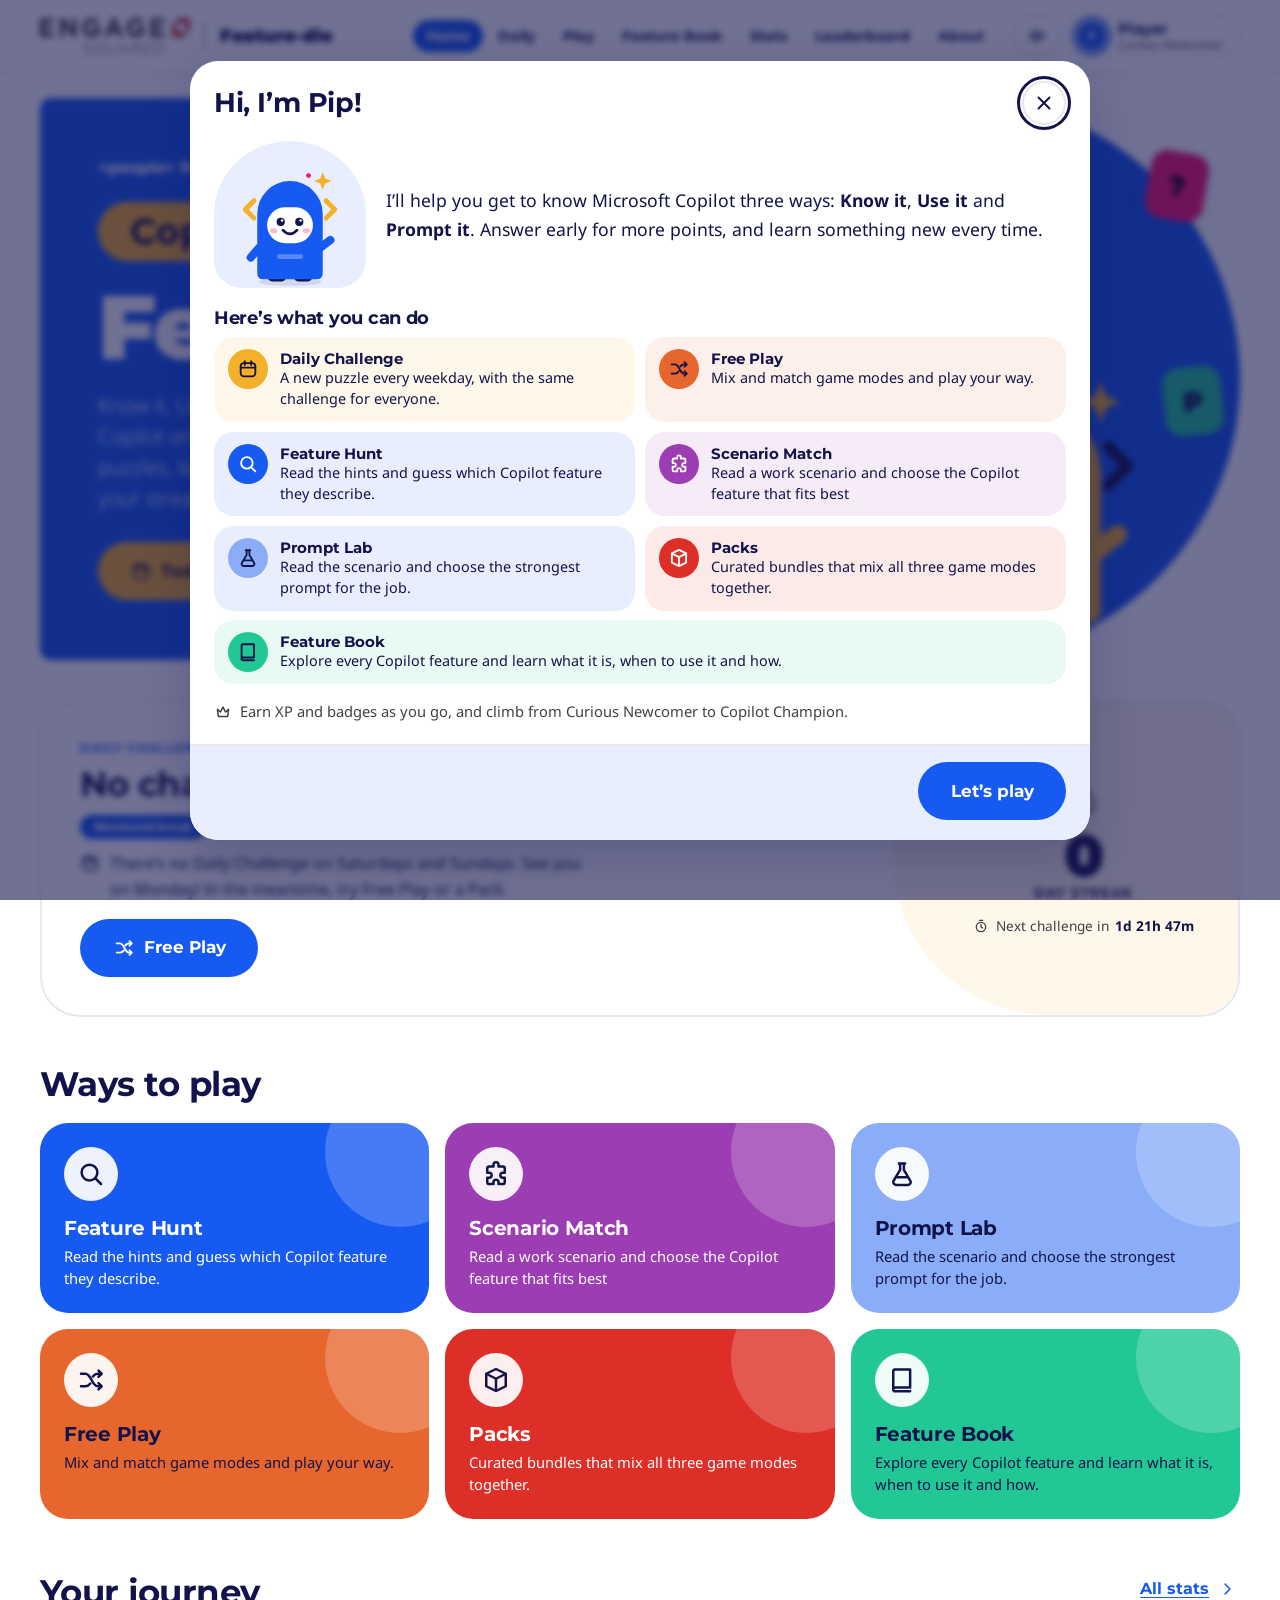
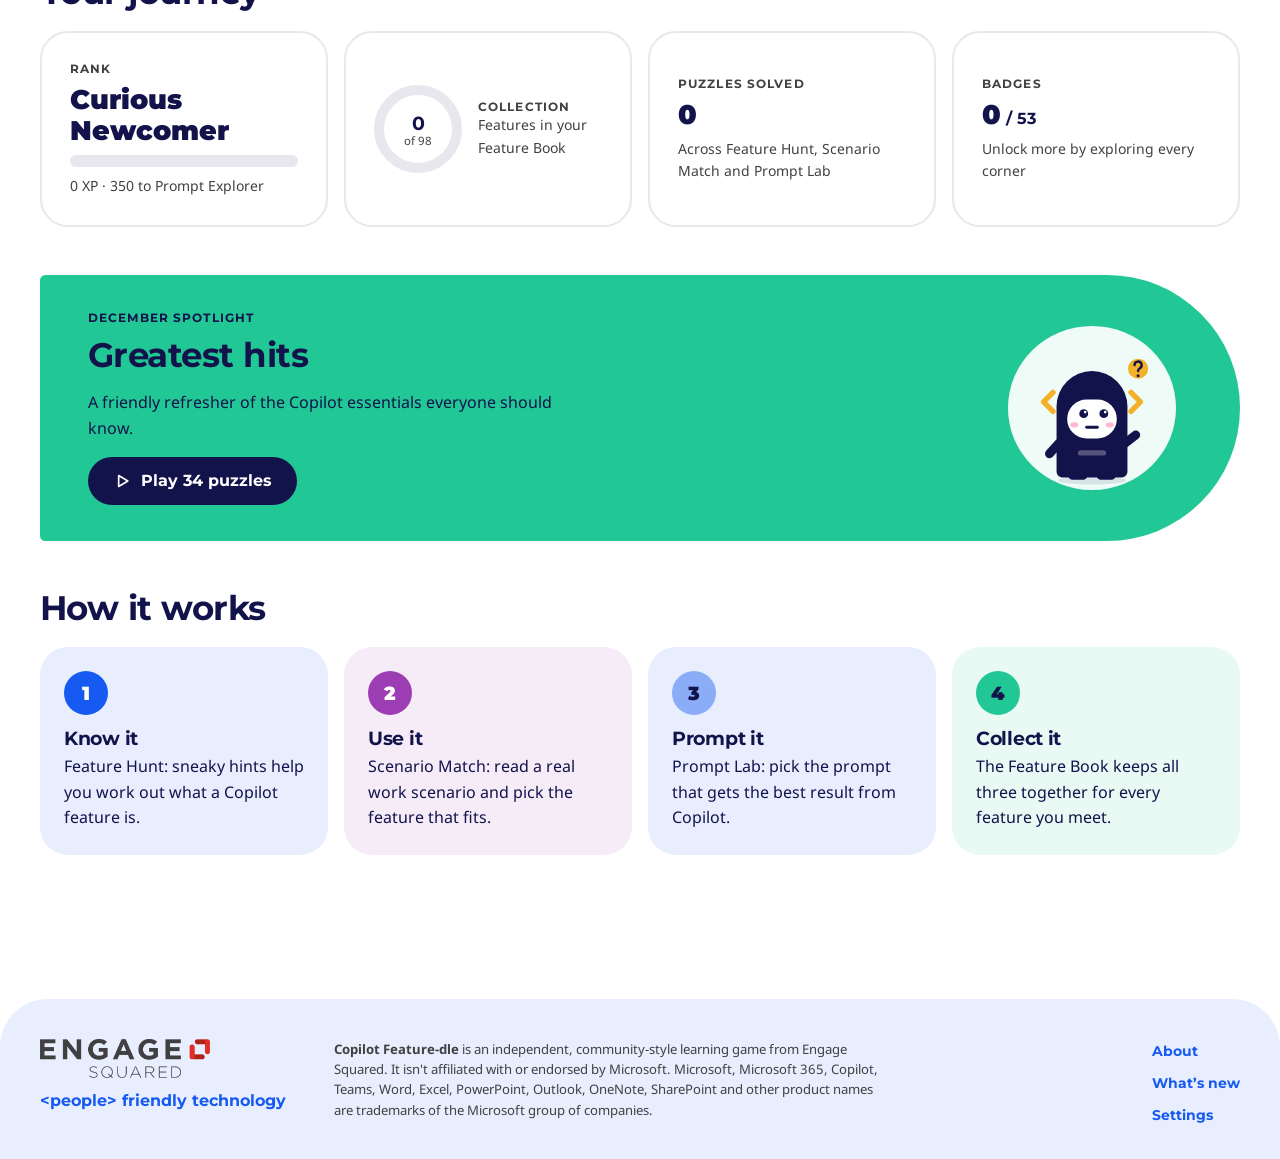
<file: index.html>
<!doctype html>
<html lang="en-AU" data-motion="full" data-contrast="normal">
<head>
  <meta charset="utf-8">
  <meta name="viewport" content="width=device-width, initial-scale=1, viewport-fit=cover">
  <title>Copilot Feature-dle · by Engage Squared</title>
  <meta name="description" content="A friendly daily puzzle game that helps you learn Microsoft Copilot features: Know it, Use it and Prompt it. By Engage Squared.">
  <meta name="theme-color" content="#165AF1">
  <meta http-equiv="Content-Security-Policy" content="default-src 'self'; script-src 'self'; style-src 'self' 'unsafe-inline'; img-src 'self' data: blob:; font-src 'self'; connect-src 'self' https://login.microsoftonline.com; manifest-src 'self'; worker-src 'self'; object-src 'none'; base-uri 'self'; form-action 'self'">
  <meta name="referrer" content="strict-origin-when-cross-origin">
  <meta property="og:site_name" content="Copilot Feature-dle by Engage Squared">
  <meta property="og:title" content="Copilot Feature-dle">
  <meta property="og:description" content="Know it, Use it, Prompt it. Play the Daily Challenge and learn Microsoft Copilot features the friendly way.">
  <meta property="og:type" content="website">
  <meta property="og:image" content="https://liame2.github.io/copilot-feature-dle/docs/social-card.png">
  <meta property="og:image:width" content="1200">
  <meta property="og:image:height" content="630">
  <meta property="og:image:alt" content="Copilot Feature-dle: a friendly puzzle game that teaches Microsoft Copilot features, Know it, Use it and Prompt it, by Engage Squared">
  <meta name="twitter:card" content="summary_large_image">
  <meta name="mobile-web-app-capable" content="yes">
  <meta name="apple-mobile-web-app-capable" content="yes">
  <meta name="apple-mobile-web-app-title" content="Feature-dle">
  <link rel="manifest" href="manifest.webmanifest">
  <link rel="icon" href="assets/icons/favicon.svg" type="image/svg+xml">
  <link rel="apple-touch-icon" href="assets/icons/apple-touch-icon.png">
  <link rel="stylesheet" href="css/base.css">
  <link rel="stylesheet" href="css/components.css">
  <link rel="stylesheet" href="css/views.css">
  <link rel="stylesheet" href="css/pages.css">
</head>
<body>
  <a class="skip-link" href="#main" data-action="skip">Skip to main content</a>
  <header id="site-header" class="site-header"></header>
  <main id="main" class="main" tabindex="-1"><div class="container boot"><p>Pip is warming up…</p></div></main>
  <footer id="site-footer" class="site-footer"></footer>
  <div id="bottom-nav"></div>
  <div id="toasts" class="toasts" role="status" aria-live="polite"></div>
  <div id="sr-live" class="sr-only" role="status" aria-live="polite" aria-atomic="true"></div>
  <canvas id="confetti" class="confetti" aria-hidden="true"></canvas>
  <noscript><div class="container"><p><strong>Copilot Feature-dle needs JavaScript.</strong> Please turn it on and refresh to play.</p></div></noscript>

  <script src="js/00-core.js"></script>
  <script src="js/05-config.js"></script>
  <script src="js/10-icons.js"></script>
  <script src="js/20-data.js"></script>
  <script src="js/30-match.js"></script>
  <script src="js/40-scoring.js"></script>
  <script src="js/50-store.js"></script>
  <script src="js/55-board.js"></script>
  <script src="js/57-auth.js"></script>
  <script src="js/60-daily.js"></script>
  <script src="js/65-quiz.js"></script>
  <script src="js/66-puzzles.js"></script>
  <script src="js/70-game.js"></script>
  <script src="js/85-fx.js"></script>
  <script src="js/86-changelog.js"></script>
  <script src="js/90-ui.js"></script>
  <script src="js/92-play.js"></script>
  <script src="js/93-result.js"></script>
  <script src="js/91-view-home.js"></script>
  <script src="js/94-view-modes.js"></script>
  <script src="js/94-view-rounds.js"></script>
  <script src="js/95-view-book.js"></script>
  <script src="js/96-view-stats.js"></script>
  <script src="js/97-view-board.js"></script>
  <script src="js/98-view-about.js"></script>
  <script src="js/98-view-account.js"></script>
  <script src="js/98-view-settings.js"></script>
  <script src="js/98-view-packs.js"></script>
  <script src="js/98-view-quiz.js"></script>
  <script src="js/99-app.js"></script>
</body>
</html>
</file>
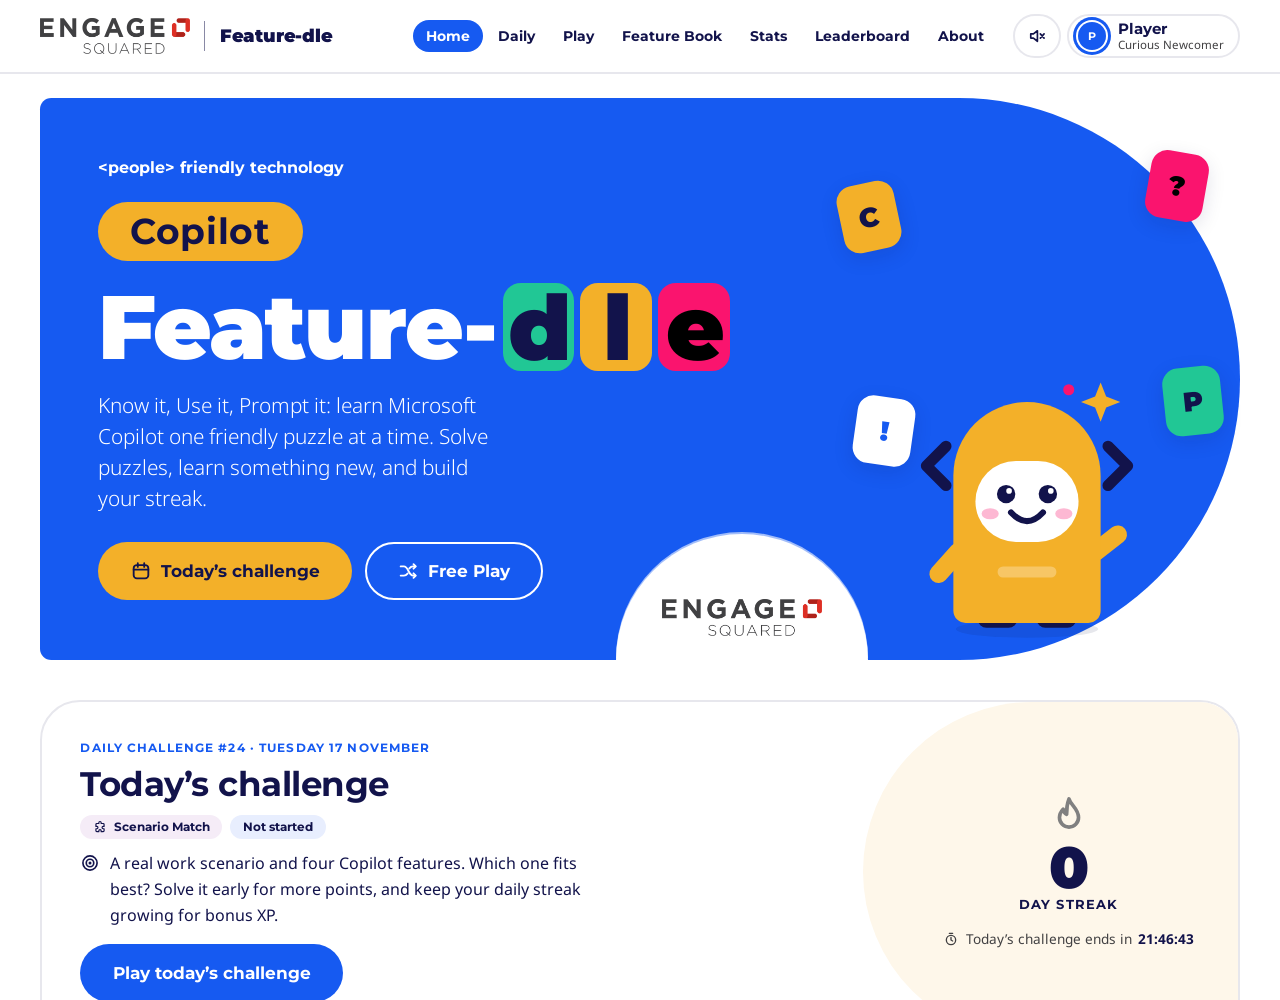
<file: tests/scenario.html>
<!doctype html>
<html lang="en-AU">
<head>
<meta charset="utf-8">
<title>Feature-dle scenario</title>
<style>html,body{margin:0;background:#cfd3e6}iframe{border:0;display:block;background:#fff}</style>
</head>
<body>
<iframe id="app" title="app"></iframe>
<script>
/* Drives the app into a known state for screenshots:  scenario.html?w=390&h=2000&do=win&hash=/daily  (add &today=2026-11-14 to pretend it is another day; the default is a Tuesday) */
(async () => {
 try {
  const p = new URLSearchParams(location.search);
  const f = document.getElementById('app');
  f.style.width = (p.get('w') || 1280) + 'px';
  f.style.height = (p.get('h') || 1000) + 'px';
  const sleep = (ms) => new Promise((r) => setTimeout(r, ms));
  const what = p.get('do') || 'none';
  await new Promise((res) => { f.onload = res; f.src = '../index.html?nowelcome&ns=test&today=' + (p.get('today') || '2026-11-17') + (p.get('hash') ? '#' + p.get('hash') : '#/'); });
  const W = f.contentWindow, D = () => f.contentDocument, q = (s) => D().querySelector(s);
  const waitFor = async (fn, ms = 20000) => { const t = Date.now(); while (Date.now() - t < ms) { try { if (fn()) return true; } catch (e) {} await sleep(50); } return false; };
  const appReady = (w) => w.FD && w.FD.lib && w.FD.lib.ready && w.FD.scenarios && w.FD.scenarios.ready && w.FD.prompts && w.FD.prompts.ready; /* the library and both question banks have loaded */
  await waitFor(() => appReady(W));
  const FD = W.FD, go = async (h) => { W.location.hash = h; await sleep(300); };
  const typeInto = (v) => { const i = q('#guess-input'); i.focus(); i.value = v; i.dispatchEvent(new Event('input', { bubbles: true })); };
  const submit = () => q('#guess-form').requestSubmit();
  const seed = (n, extra) => {
    // fill the Feature Book with some history
    const feats = FD.lib.features;
    feats.slice(0, n).forEach((ft, i) => FD.store.recordGame({ mode: i % 3 === 0 ? 'daily' : 'free', dateKey: FD.u.addDays(FD.u.dateKey(), -(n - i)), feature: ft, won: i % 5 !== 4, hintsUsed: 1 + (i % 4), timeMs: 15000 + i * 7000, grid: ['cold', 'warm', 'correct'], guesses: [], typo: false }));
  };

  /* giving up is only offered on the last hint, so take the nudges first */
  const giveUpNow = async () => { for (let i = 0; i < 5 && !q('[data-act="giveup"]') && q('[data-act="nudge"]'); i++) { q('[data-act="nudge"]').click(); await sleep(150); } q('[data-act="giveup"]').click(); };
  if (what === 'welcome') { FD.store.resetAll(); FD.ui.welcome(); await sleep(400); }
  if (what === 'mid' || what === 'win' || what === 'lose' || what === 'nudge') {
    FD.store.resetAll(); FD.store.setOnboarded(); if (what === 'win') seed(6);
    await go('#/daily'); await sleep(500);
    const dailyF = FD.daily.pick(FD.u.dateKey());
    const others = FD.lib.features.filter((x) => x.id !== dailyF.id);
    const sameCat = others.find((x) => x.category === dailyF.category), diffCat = others.find((x) => x.category !== dailyF.category);
    if (what === 'mid' || what === 'win' || what === 'lose') {
      typeInto(diffCat.name); submit(); await sleep(250);
      typeInto(sameCat ? sameCat.name : others[1].name); submit(); await sleep(250);
    }
    if (what === 'mid') { typeInto(p.get('type') || 'cop'); await sleep(200); }
    if (what === 'win') { typeInto(dailyF.name); submit(); await sleep(1500); }
    if (what === 'lose') { await giveUpNow(); await sleep(300); D().querySelector('dialog [data-dlg="yes"]').click(); await sleep(1500); }
  }
  if (what === 'book') { FD.store.resetAll(); FD.store.setOnboarded(); seed(10); await go('#/book'); await sleep(400); }
  if (what === 'bookdetail') { FD.store.resetAll(); FD.store.setOnboarded(); seed(10); await go('#/book'); await sleep(400); q('.fcard.is-collected').click(); await sleep(400); }
  /* the Feature Tracker with its first category open */
  if (what === 'tracker') { FD.store.resetAll(); FD.store.setOnboarded(); seed(14); await go('#/book'); await sleep(400); q('.mtile').click(); await sleep(400); }
  if (what === 'stats') { FD.store.resetAll(); FD.store.setOnboarded(); seed(14); await go('#/stats'); await sleep(400); }
  if (what === 'board') { FD.store.resetAll(); FD.store.setOnboarded(); seed(5); await go('#/leaderboard'); await sleep(400); }
  /* a game of rounds in Free Play (or Feature Hunt with &mode=hunt): &n=3 sets the rounds. It stops on the first round, or with &play=1 answers everything (every question right, every hunt given up) and waits on the results page */
  if (what === 'rounds') {
    FD.store.resetAll(); FD.store.setOnboarded();
    const hunt = p.get('mode') === 'hunt', pre = hunt ? 'h' : 'f';
    await go(hunt ? '#/hunt' : '#/free'); await sleep(500);
    const r = q('#' + pre + '-rounds'); r.value = p.get('n') || '3'; r.dispatchEvent(new W.Event('input', { bubbles: true })); await sleep(150);
    q(hunt ? '#hunt-form' : '#free-form').requestSubmit(); await sleep(900);
    for (let i = 0; p.get('play') && i < 60 && !q('#ss-h'); i++) {
      await sleep(350);
      const yes = D().querySelector('dialog[open] [data-dlg="yes"]'), next = q('[data-action="rounds-next"]'), act = FD.quizUI.active;
      if (yes) { yes.click(); await sleep(900); }
      else if (next) { next.click(); await sleep(600); }
      else if (q('#guess-form') && !q('#guess-form').hidden) { await giveUpNow(); await sleep(400); }
      else if (act && act.scn && !act.state.done) { const b = q('.pl-opt[data-oi="' + act.scn.bestIndex + '"]'); if (b) { b.click(); await sleep(500); } }
    }
  }
  /* a finished Prompt Lab game (&n=3 sets the rounds): every question answered with its best prompt, then it waits on the results page */
  if (what === 'prompts') {
    FD.store.resetAll(); FD.store.setOnboarded();
    await go('#/prompts'); await sleep(500);
    const r = q('#pl-rounds'); r.value = p.get('n') || '3'; r.dispatchEvent(new W.Event('input', { bubbles: true })); await sleep(150);
    q('#pl-form').requestSubmit(); await sleep(900);
    for (let i = 0; i < 40 && !q('#pl-done'); i++) {
      const next = q('[data-action="pl-next"]'), act = FD.quizUI.active;
      if (next) { next.click(); await sleep(700); }
      else if (act && act.scn && !act.state.done) { const b = q('.pl-opt[data-oi="' + act.scn.bestIndex + '"]'); if (b) { b.click(); await sleep(600); } else await sleep(300); }
      else await sleep(300);
    }
  }
  if (what === 'more') { FD.store.resetAll(); FD.store.setOnboarded(); await go('#/'); await sleep(300); q('[data-action="more"]').click(); await sleep(300); }
  if (what === 'profile') { FD.store.resetAll(); FD.store.setOnboarded(); seed(4); await go('#/leaderboard'); await sleep(400); q('.lb-row').click(); await sleep(400); }
  if (what === 'packs') { FD.store.resetAll(); FD.store.setOnboarded(); await go('#/pack/wave-3'); await sleep(400); await giveUpNow(); await sleep(250); D().querySelector('dialog [data-dlg="yes"]').click(); await sleep(700); await go('#/packs'); await sleep(400); }
  if (what === 'rankup') { FD.store.resetAll(); FD.store.setOnboarded(); await go('#/'); await sleep(300); FD.ui.queueRankUp(FD.config.ranks[7]); await sleep(1200); }
  if (what === 'changelog') { FD.store.resetAll(); FD.store.setOnboarded(); await go('#/'); await sleep(300); FD.ui.changelog(); await sleep(400); }
  /* the "Sam" profile behind the README screenshots: scenario.html?w=1280&h=1100&do=sam&hash=/free  (&meta={"free":{"rounds":3}} presets a screen's remembered choices) */
  if (what === 'sam') {
    const pr = FD.store.profile(), lib = FD.lib, now = Date.now(), byName = (n) => lib.features.find((x) => x.name === n);
    pr.name = 'Sam'; pr.color = 'blue'; pr.xp = 3250;
    const hunt = (x, hints = 2) => { pr.collection[x.id] = { solved: 1, seen: 0, bestHints: hints, first: now, last: { won: true, hints, t: now } }; };
    const scen = (x, n) => FD.scenarios.scenarios.filter((s) => s.feature === x.id).slice(0, n).forEach((s) => { pr.match.seen[s.id] = { n: 1, firstTry: 1, last: now - 3600000, won: 1 }; });
    const prom = (x, n) => FD.prompts.scenarios.filter((s) => s.feature === x.id).slice(0, n).forEach((s) => { pr.prompts.seen[s.id] = { n: 1, firstTry: 1, last: now - 3600000, won: 1 }; });
    ['Copilot Pages', 'Copilot Create', 'Prompt Gallery', 'Copilot Memory', 'Agent Builder'].forEach((n) => { const x = byName(n); hunt(x); scen(x, 99); prom(x, 99); });
    [['Copilot Notebooks', 5, 4], ['Copilot Chat', 3, 1], ['Copilot in Word', 4, 1], ['Copilot in Excel', 0, 0], ['Researcher', 2, 0], ['Copilot in Outlook', 2, 1], ['Copilot in Teams', 5, 0], ['Think Deeper', 0, 1]].forEach(([n, s, k]) => { const x = byName(n); hunt(x, n === 'Copilot Notebooks' ? 1 : 2); scen(x, n === 'Copilot Notebooks' ? 1 : s); prom(x, k); });
    ['Copilot in PowerPoint', 'Copilot Actions', 'Copilot Search', 'Copilot Vision', 'Analyst', 'Facilitator', 'Intelligent Recap', 'Copilot in OneNote', 'Copilot in Loop', 'Copilot Studio', 'Agent Store', 'Interpreter', 'Copilot Mobile', 'Copilot Wave 2'].forEach((n) => { const x = byName(n); if (x && !pr.collection[x.id]) hunt(x, 3); });
    ['Declarative Agents', 'Copilot Dashboard'].forEach((n) => { const x = byName(n); pr.collection[x.id] = { solved: 0, seen: 1, bestHints: null, first: null, last: { won: false, hints: 5, t: now - 7200000 } }; });
    const miss = FD.scenarios.scenarios.find((s) => s.feature === byName('Copilot in SharePoint').id); pr.match.seen[miss.id] = { n: 1, firstTry: 0, last: now - 5400000, won: 0, miss: 1 };
    pr.stats.played = 38; pr.stats.won = 31; pr.stats.lost = 7; pr.stats.totalScore = 2410; pr.stats.bestScore = 130; pr.stats.hist = [9, 8, 7, 5, 2];
    pr.match.questions = 64; pr.match.correct = 58; pr.match.firstTry = 41; pr.match.runs = 9; pr.match.points = 2310; pr.match.bestRun = 230;
    pr.prompts.questions = 21; pr.prompts.correct = 20; pr.prompts.firstTry = 14; pr.prompts.runs = 4; pr.prompts.points = 800; pr.prompts.bestRun = 200;
    const day = (k, won, hints, kind) => { pr.daily.results[k] = { id: lib.features[0].id, won, hints, score: won ? 120 - hints * 10 : 0, timeMs: 40000, grid: [], expired: false, kind: kind || 'hunt' }; };
    [['2026-11-02', 1, 2], ['2026-11-03', 1, 1], ['2026-11-04', 0, 5], ['2026-11-05', 1, 3], ['2026-11-06', 1, 2], ['2026-11-09', 1, 2, 'match'], ['2026-11-10', 1, 1], ['2026-11-11', 0, 5], ['2026-11-12', 1, 2, 'prompt'], ['2026-11-13', 1, 1], ['2026-11-16', 1, 2]].forEach(([k, w, h, kind]) => day(k, !!w, h, kind));
    pr.daily.streak = 3; pr.daily.max = 4; pr.daily.last = '2026-11-16';
    pr.counters.played_daily = 11; pr.counters.played_free = 14; pr.counters.promptCopies = 3; pr.counters.docOpens = 2; pr.counters.matchFirstTry = 41; pr.counters.promptFirstTry = 14;
    FD.badges.evaluate(pr, {}, lib);
    Object.keys(pr.badges).forEach((k) => { pr.badges[k] = now - 86400000 * 3; });
    pr.history = [];
    if (p.get('meta')) Object.assign(FD.store.state.meta, JSON.parse(p.get('meta')));
    if (p.get('text')) FD.store.state.settings.textScale = Number(p.get('text')); /* the Text size choice: 1, 1.125, 1.25 ... */
    FD.store.saveNow();
    // a fresh load shows the seeded profile everywhere, the header included
    await new Promise((res) => { f.onload = res; W.location.reload(); });
    await waitFor(() => appReady(f.contentWindow));
    await sleep(1800);
    /* &click=.mtile|.trk-feat  clicks each selector in turn (to open a panel before the shot) */
    for (const sel of (p.get('click') || '').split('|').filter(Boolean)) { const el = q(sel); if (el) { el.click(); await sleep(600); } }
    /* &guess=Copilot Pages  types a guess into the hunt on screen and submits it (with &hash=/play/copilot-pages it solves the puzzle, for Copilot Learning Mode) */
    if (p.get('guess') && q('#guess-input')) { typeInto(p.get('guess')); submit(); await sleep(1800); const c = q('#confetti'); if (c) c.style.display = 'none'; }
  }
  /* the 1200x630 social card: the home hero centred on a white card (use w=1280&h=900, then shot.ps1 -Width 1200 -Height 630) */
  if (what === 'social') {
    FD.store.resetAll(); FD.store.setOnboarded(); await go('#/'); await sleep(700);
    D().getElementById('site-header').style.display = 'none';
    D().getElementById('site-footer').style.display = 'none';
    for (let n = q('.hero').nextElementSibling; n; n = n.nextElementSibling) n.style.display = 'none';
    await sleep(100);
    const hr = q('.hero').getBoundingClientRect(), s = 0.94;
    document.documentElement.style.overflow = document.body.style.overflow = 'hidden';
    document.documentElement.style.background = document.body.style.background = '#fff';
    f.style.position = 'absolute'; f.style.transformOrigin = '0 0'; f.style.transform = 'scale(' + s + ')';
    f.style.left = Math.round((1200 - hr.width * s) / 2 - hr.left * s) + 'px';
    f.style.top = Math.round((630 - hr.height * s) / 2 - hr.top * s) + 'px';
  }
  /* &text=1.25 picks the Text size (1, 1.125, 1.25 ...); the seeded "Sam" scenario applies it before its fresh load */
  if (what !== 'sam' && p.get('text')) { FD.store.setSetting('textScale', Number(p.get('text'))); await sleep(400); }
  document.title = 'READY ' + what;
  /* &rect=selector writes that element's box (x y width height, in screenshot pixels) into the title, for cropping (read it with shot.ps1 -Dom) */
  if (p.get('rect')) { const el = q(p.get('rect')); const b = el && el.getBoundingClientRect(); document.title = 'RECT ' + (b ? [b.left, b.top, b.width, b.height].map(Math.round).join(' ') : 'none'); }
  /* &probe=1 writes the width of the page, and what sticks out of it, into the title (read it with shot.ps1 -Dom) */
  if (p.get('probe')) {
    const doc = D().documentElement, vw = doc.clientWidth;
    const out = [...D().querySelectorAll('body *')].filter((e) => { const r = e.getBoundingClientRect(); return r.width && r.right > vw + 1; }).slice(0, 6).map((e) => e.tagName.toLowerCase() + '.' + String(e.className).split(' ')[0] + ':' + Math.round(e.getBoundingClientRect().right - vw));
    const spill = ['#trk-detail', '.speed-summary'].map((sel) => {
      const c = D().querySelector(sel); if (!c || c.hidden) return '';
      const cs = getComputedStyle(c), r = c.getBoundingClientRect(), edge = r.right - parseFloat(cs.paddingRight) - parseFloat(cs.borderRightWidth);
      const bad = [...c.querySelectorAll('*')].filter((e) => { const b = e.getBoundingClientRect(); return b.width && b.right > edge + 1; }).slice(0, 4).map((e) => e.tagName.toLowerCase() + '.' + String(e.className && e.className.baseVal !== undefined ? e.className.baseVal : e.className).split(' ')[0] + ':' + Math.round(e.getBoundingClientRect().right - edge));
      return sel + '=[' + bad.join(' ') + ']';
    }).filter(Boolean).join(' ');
    document.title = 'PROBE scroll=' + doc.scrollWidth + ' client=' + vw + ' trk=' + (D().getElementById('trk-detail') ? (D().getElementById('trk-detail').hidden ? 'closed' : 'open') : 'none') + ' bar=' + (D().getElementById('speed-bar') ? Math.round(D().getElementById('speed-bar').getBoundingClientRect().height) : '-') + ' out=[' + out.join(' ') + '] spill ' + spill;
  }
 } catch (e) { document.title = 'ERR ' + (e && e.message); }
})();
</script>
</body>
</html>
</file>
<file: css/base.css>
/* Copilot Feature-dle · base styles
   Engage Squared brand: Montserrat (headings) + Noto Sans (body), Calibri fallback; palette straight from the brand guidelines. */

@font-face { font-family: "Montserrat"; src: url("../assets/fonts/montserrat-latin-var.woff2") format("woff2"); font-weight: 300 900; font-style: normal; font-display: swap; }
@font-face { font-family: "Noto Sans"; src: url("../assets/fonts/noto-sans-latin-var.woff2") format("woff2"); font-weight: 300 800; font-style: normal; font-display: swap; }

:root {
  /* primary */
  --red: #DD2E27; --yellow: #F3B029; --orange: #E7662E; --purple: #9C3DB3; --blue: #165AF1; --navy: #12134B;
  /* highlight (use sparingly) */
  --pink: #FA146E; --green: #21C795;
  /* base */
  --black: #000000; --grey: #414042; --white: #FFFFFF;
  /* official tints: 75% / 50% / 10% */
  --red-75: #E6625D; --red-50: #EE9793; --red-10: #FCEAE9;
  --yellow-75: #F6C45F; --yellow-50: #F9D894; --yellow-10: #FEF7EA;
  --orange-75: #ED8C62; --orange-50: #F3B397; --orange-10: #FDF0EA;
  --purple-75: #B56EC6; --purple-50: #CE9ED9; --purple-10: #F5ECF7;
  --blue-75: #5083F5; --blue-50: #8BADF8; --blue-10: #E8EEFE;
  --navy-75: #4D4E78; --navy-50: #8989A5; --navy-10: #E7E7ED;
  --pink-75: #FB4F92; --pink-50: #FD8AB7; --pink-10: #FEE7F0;
  --green-75: #59D5B0; --green-50: #90E3CA; --green-10: #E9F9F4;
  --grey-75: #404040; --grey-50: #808080; --grey-10: #E5E5E5;
  /* a deeper green for small green icons on light backgrounds (the tick in Pip's extras): the brand green is only 2.2:1 against white.
     The home tiles use the brand green itself, with navy text (see the .mode-card notes in views.css). */
  --green-deep: #157F5F;

  --font-head: "Montserrat", Calibri, "Segoe UI", system-ui, sans-serif;
  --font-body: "Noto Sans", Calibri, "Segoe UI", system-ui, sans-serif;

  --ink: var(--navy);
  --ink-soft: var(--grey);
  --line: var(--navy-10);
  --r-sm: 12px; --r-md: 20px; --r-lg: 28px; --r-xl: 40px; --r-pill: 999px;
  --shadow-sm: 0 1px 2px rgba(18, 19, 75, .06), 0 2px 8px rgba(18, 19, 75, .06);
  --shadow-md: 0 6px 20px rgba(18, 19, 75, .12);
  --shadow-lg: 0 18px 48px rgba(18, 19, 75, .20);
  --header-h: 72px;
  --nav-h: 64px;
}

/* colour roles: --c solid fill, --c-ink text on that fill (WCAG AA pairs from the guidelines), --c-tint 10% tint */
.c-blue   { --c: var(--blue);   --c-ink: #fff;        --c-tint: var(--blue-10);   --c-mid: var(--blue-50); }
.c-red    { --c: var(--red);    --c-ink: #fff;        --c-tint: var(--red-10);    --c-mid: var(--red-50); }
.c-purple { --c: var(--purple); --c-ink: #fff;        --c-tint: var(--purple-10); --c-mid: var(--purple-50); }
.c-navy   { --c: var(--navy);   --c-ink: #fff;        --c-tint: var(--navy-10);   --c-mid: var(--navy-50); }
.c-orange { --c: var(--orange); --c-ink: var(--navy); --c-tint: var(--orange-10); --c-mid: var(--orange-50); }
.c-yellow { --c: var(--yellow); --c-ink: var(--navy); --c-tint: var(--yellow-10); --c-mid: var(--yellow-50); }
.c-green  { --c: var(--green);  --c-ink: var(--navy); --c-tint: var(--green-10);  --c-mid: var(--green-50); }
.c-pink   { --c: var(--pink);   --c-ink: #000;        --c-tint: var(--pink-10);   --c-mid: var(--pink-50); }
.c-blue-50 { --c: var(--blue-50); --c-ink: var(--navy); --c-tint: var(--blue-10); }
.c-grey-10 { --c: var(--grey-10); --c-ink: var(--grey); --c-tint: var(--grey-10); }

*, *::before, *::after { box-sizing: border-box; }
html { font-size: 100%; -webkit-text-size-adjust: 100%; scroll-behavior: smooth; scroll-padding-top: calc(var(--header-h) + 1rem); }
/* on a phone the bottom bar covers the foot of the screen: things scrolled into view (a dropdown list, a Next button) stop above it */
@media (max-width: 920px) { html { scroll-padding-bottom: calc(var(--nav-h) + 1rem); } }
body {
  margin: 0; min-height: 100vh; display: flex; flex-direction: column;
  font-family: var(--font-body); font-weight: 400; font-size: 1rem; line-height: 1.6; color: var(--ink); background: #fff;
  -webkit-font-smoothing: antialiased; text-rendering: optimizeLegibility;
}
img, svg { max-width: 100%; }
button, input, select, textarea { font: inherit; color: inherit; }
button { cursor: pointer; }
[hidden] { display: none !important; }
:target { scroll-margin-top: calc(var(--header-h) + 1rem); }

h1, h2, h3, h4 { font-family: var(--font-head); font-weight: 700; line-height: 1.12; letter-spacing: -0.015em; margin: 0 0 .5em; color: var(--navy); text-wrap: balance; }
h1 { font-size: clamp(2rem, 1.2rem + 3.4vw, 3.4rem); font-weight: 700; }
h2 { font-size: clamp(1.45rem, 1.1rem + 1.4vw, 2.1rem); }
h3 { font-size: 1.2rem; }
h2 small, h3 small { font-family: var(--font-body); font-weight: 400; font-size: .85rem; letter-spacing: 0; color: var(--grey); margin-left: .4rem; }
p { margin: 0 0 1em; }
a { color: var(--blue); text-underline-offset: .18em; text-decoration-thickness: 1.5px; }
a:hover { color: var(--navy); }
strong, b { font-weight: 700; }
em { font-style: italic; }
small, .small { font-size: .875rem; }
code, kbd { font-family: Consolas, "Courier New", monospace; font-size: .9em; background: var(--blue-10); padding: .1em .4em; border-radius: 6px; }
kbd { border: 1px solid var(--blue-50); border-bottom-width: 2px; background: #fff; }
blockquote { margin: 0; }
ul, ol { margin: 0 0 1em; padding-left: 1.25rem; }
hr { border: 0; border-top: 2px solid var(--line); margin: 2rem 0; }
.muted { color: var(--grey); }
.eyebrow { font: 700 .78rem/1.2 var(--font-head); text-transform: uppercase; letter-spacing: .09em; color: var(--blue); margin: 0 0 .6rem; }
.lede { font-size: clamp(1.05rem, .95rem + .5vw, 1.3rem); font-weight: 300; line-height: 1.55; color: var(--grey); max-width: 60ch; }

/* a11y helpers */
.sr-only { position: absolute !important; width: 1px; height: 1px; margin: -1px; padding: 0; overflow: hidden; clip: rect(0 0 0 0); white-space: nowrap; border: 0; }
.skip-link { position: fixed; left: 1rem; top: -4rem; z-index: 200; background: var(--navy); color: #fff; padding: .8rem 1.2rem; border-radius: var(--r-pill); font: 700 .95rem var(--font-head); text-decoration: none; transition: top .15s; }
.skip-link:focus { top: 1rem; }
:focus { outline: none; }
:focus-visible { outline: 3px solid var(--navy); outline-offset: 2px; box-shadow: 0 0 0 2px #fff; border-radius: 6px; }
h1[tabindex="-1"]:focus, main:focus, .result-host:focus { outline: none; box-shadow: none; }

/* layout */
.container { width: min(100% - 2rem, 1200px); margin-inline: auto; }
.main { flex: 1 0 auto; padding-bottom: 3rem; }
.section { margin-block: 3rem; }
.section-head { display: flex; align-items: flex-end; justify-content: space-between; gap: 1rem; flex-wrap: wrap; margin-bottom: 1.25rem; }
.section-head h2 { margin: 0; }
.boot { padding: 4rem 0; text-align: center; color: var(--grey); }

/* ---------- header ---------- */
.site-header { position: sticky; top: 0; z-index: 50; background: #fff; border-bottom: 2px solid var(--line); }
.header-inner { display: flex; align-items: center; gap: 1rem; min-height: var(--header-h); }
.brand { display: flex; align-items: center; gap: .9rem; text-decoration: none; color: var(--navy); flex: none; border-radius: 10px; }
.brand-logo { width: 150px; height: auto; display: block; }
.brand-sep { width: 1px; height: 30px; background: var(--navy-50); }
.brand-game { font: 900 1.15rem/1 var(--font-head); letter-spacing: -.01em; }
.nav { display: flex; gap: .15rem; margin-left: auto; }
.nav-link { padding: .55rem .8rem; border-radius: var(--r-pill); font: 700 .88rem/1 var(--font-head); color: var(--navy); text-decoration: none; white-space: nowrap; }
.nav-link:hover { background: var(--blue-10); color: var(--navy); }
.nav-link[aria-current="page"] { background: var(--blue); color: #fff; }
.header-tools { display: flex; align-items: center; gap: .4rem; }
.tool { display: inline-flex; align-items: center; gap: .4rem; min-height: 44px; min-width: 44px; padding: 0 .75rem; justify-content: center; border: 2px solid var(--line); border-radius: var(--r-pill); background: #fff; color: var(--navy); text-decoration: none; font: 700 .95rem var(--font-head); }
.tool:hover { border-color: var(--blue-50); background: var(--blue-10); color: var(--navy); }
.tool-sound[aria-pressed="true"] { background: var(--blue-10); border-color: var(--blue-50); }
.tool-player { padding: 0 .9rem 0 .25rem; text-align: left; }
.tool-player-text { display: flex; flex-direction: column; line-height: 1.15; }
.tool-player-text small { font: 400 .72rem var(--font-body); color: var(--grey); }
.avatar { display: inline-grid; place-items: center; width: var(--sz, 40px); height: var(--sz, 40px); border-radius: 50%; background: var(--c); color: var(--c-ink); font: 700 calc(var(--sz, 40px) * .38) var(--font-head); flex: none; }

/* ---------- bottom nav (mobile) ---------- */
.bottom-nav { display: none; }

/* ---------- footer ---------- */
.site-footer { flex: none; margin-top: 3rem; background: var(--blue-10); border-radius: 48px 48px 0 0; padding: 2.5rem 0 2rem; }
.footer-inner { display: grid; grid-template-columns: auto 1fr auto; gap: 2rem 3rem; align-items: start; }
.footer-brand p { margin: .8rem 0 0; font: 700 1rem var(--font-head); color: var(--blue); }
.tagline { font-family: var(--font-head); font-weight: 700; }
.footer-note { margin: 0; font-size: .82rem; color: var(--grey); max-width: 70ch; line-height: 1.55; }
.footer-links { display: flex; flex-direction: column; align-items: flex-start; gap: .5rem; }
/* the links and the Changelog button share one box model, so they sit on the same line whenever the footer wraps into a row */
.footer-links a, .footer-links .link-btn { display: inline-flex; align-items: center; min-height: 24px; font: 700 .9rem/1.4 var(--font-head); text-decoration: none; }
.footer-links a:hover { text-decoration: underline; }
.link-btn { padding: 0; border: 0; background: none; color: var(--blue); text-align: left; cursor: pointer; border-radius: 6px; }
.link-btn:hover { text-decoration: underline; color: var(--navy); }

/* ---------- responsive shell ---------- */
@media (max-width: 1240px) { .brand-sep, .brand-game { display: none; } }
@media (max-width: 1120px) { .tool-player-text { display: none; } .tool-player { padding: 0 .25rem; } }
/* a little tighter on mid-size windows, so the main menu can stay along the top for as long as possible */
@media (max-width: 1100px) {
  .header-inner { gap: .6rem; }
  .brand-logo { width: 136px; }
  .nav { gap: .1rem; }
  .nav-link { padding: .55rem .62rem; }
}
@media (max-width: 1000px) {
  .header-inner { gap: .5rem; }
  .nav-link { padding: .55rem .55rem; }
}
@media (min-width: 640px) { .container { width: min(100% - 4rem, 1200px); } }
/* the footer stacks into one column on narrower windows */
@media (max-width: 1020px) {
  .site-footer { margin-top: 2rem; border-radius: 32px 32px 0 0; }
  .footer-inner { grid-template-columns: 1fr; gap: 1.25rem; }
  .footer-links { flex-direction: row; flex-wrap: wrap; align-items: center; gap: .5rem 1.25rem; }
}
/* Below this width the main menu no longer fits along the top, so it moves into a bar along the bottom.
   (Keep in step with the matching breakpoint for toasts and sheet dialogs in components.css.) */
@media (max-width: 920px) {
  .nav { display: none; }
  .header-tools { margin-left: auto; }
  /* the top bar stays pinned to the top of the screen on every page, including while scrolling and under a phone's notch */
  :root { --header-h: calc(64px + env(safe-area-inset-top, 0px)); }
  /* a focused control is never left hidden behind the fixed top or bottom bars (WCAG 2.4.11) */
  html { scroll-padding-bottom: calc(var(--nav-h) + env(safe-area-inset-bottom, 0px) + 1rem); }
  .site-header { position: fixed; top: 0; left: 0; right: 0; padding-top: env(safe-area-inset-top, 0px); transform: translateZ(0); }
  .header-inner { height: 64px; min-height: 64px; }
  body { padding-top: var(--header-h); padding-bottom: calc(var(--nav-h) + env(safe-area-inset-bottom)); }
  .bottom-nav { position: fixed; z-index: 60; left: 0; right: 0; bottom: 0; display: grid; grid-template-columns: repeat(5, 1fr); background: #fff; border-top: 2px solid var(--line); padding-bottom: env(safe-area-inset-bottom); }
  .bn-item { display: flex; flex-direction: column; align-items: center; justify-content: center; gap: .15rem; min-height: var(--nav-h); border: 0; background: none; text-decoration: none; color: var(--grey); font: 700 .7rem var(--font-head); padding: .4rem .2rem; border-radius: 0; }
  .bn-item[aria-current="page"] { color: var(--blue); }
  .bn-item[aria-current="page"] .ic { background: var(--blue-10); border-radius: var(--r-pill); padding: 4px 14px; box-sizing: content-box; width: 22px; }
}
@media (max-width: 420px) { .brand-logo { width: 132px; } .tool { padding: 0 .55rem; } }

/* ---------- accessibility modes ---------- */
[data-motion="reduce"] *, [data-motion="reduce"] *::before, [data-motion="reduce"] *::after {
  animation-duration: .001ms !important; animation-iteration-count: 1 !important; animation-delay: 0s !important; transition-duration: .001ms !important; scroll-behavior: auto !important;
}
/* the page itself (the html element) is not matched by the rule above, so switch its smooth scrolling off too */
[data-motion="reduce"] { scroll-behavior: auto !important; }
[data-contrast="high"] { --line: var(--navy); --grey: #000; --ink-soft: #000; }
[data-contrast="high"] body { color: #000; }
/* plain text links get the dark blue underline; anything with its own colours (buttons, tiles, nav pills, the skip link) keeps them, which is why this has zero specificity */
:where([data-contrast="high"]) a { text-decoration: underline; color: #0A2F9E; }
[data-contrast="high"] .card, [data-contrast="high"] .tool, [data-contrast="high"] .input, [data-contrast="high"] .select, [data-contrast="high"] .textarea { border-color: var(--navy); border-width: 3px; }
[data-contrast="high"] .chip { border: 2px solid var(--navy); }
[data-contrast="high"] .lede, [data-contrast="high"] .muted { color: #000; font-weight: 400; }
[data-contrast="high"] :focus-visible { outline-width: 4px; }
@media (forced-colors: active) { .btn, .chip, .card, .tool { border: 2px solid ButtonText; } .meter-step.is-used, .tile.is-on { forced-color-adjust: none; } }
@media print { .site-header, .bottom-nav, .site-footer, .toasts, .confetti { display: none !important; } }
</file>
<file: css/components.css>
/* Copilot Feature-dle · reusable components */

/* ---------- buttons (pills, as in the brand collateral) ---------- */
.btn {
  display: inline-flex; align-items: center; justify-content: center; gap: .55rem; min-height: 48px; padding: .7rem 1.4rem;
  border: 2px solid transparent; border-radius: var(--r-pill); background: var(--blue); color: #fff;
  font: 700 1rem/1.1 var(--font-head); text-decoration: none; text-align: center; cursor: pointer;
  transition: transform .15s ease, box-shadow .15s ease, background-color .15s ease, color .15s ease, border-color .15s ease;
}
.btn:hover { background: var(--navy); color: #fff; transform: translateY(-1px); box-shadow: var(--shadow-md); }
.btn:active { transform: translateY(0) scale(.98); box-shadow: none; }
.btn[disabled], .btn[aria-disabled="true"] { opacity: .5; cursor: not-allowed; transform: none; box-shadow: none; }
.btn-accent { background: var(--yellow); color: var(--navy); }
.btn-accent:hover { background: var(--yellow-75); color: var(--navy); }
.btn-dark { background: var(--navy); color: #fff; }
.btn-dark:hover { background: var(--blue); }
.btn-ghost { background: #fff; color: var(--navy); border-color: var(--navy-10); }
.btn-ghost:hover { background: var(--blue-10); border-color: var(--blue); color: var(--navy); }
.btn-outline-light { background: transparent; color: #fff; border-color: #fff; }
.btn-outline-light:hover { background: #fff; color: var(--blue); }
.btn-danger { background: var(--red); color: #fff; }
.btn-danger-ghost { background: #fff; color: var(--red); border-color: var(--red-50); }
.btn-danger-ghost:hover { background: var(--red-10); color: var(--red); border-color: var(--red); }
.btn-link { background: none; border: 0; padding: .4rem .25rem; min-height: 44px; color: var(--blue); text-decoration: underline; text-underline-offset: .2em; font-weight: 700; }
.btn-link:hover { background: none; color: var(--navy); transform: none; box-shadow: none; }
.btn-sm { min-height: 40px; padding: .4rem 1rem; font-size: .88rem; }
/* "Sign in with Microsoft" uses Microsoft's own logo, wording and light colours (their branding guidelines), so it keeps its own look */
.btn-ms { display: inline-flex; align-items: center; justify-content: center; gap: 12px; min-height: 44px; padding: 0 18px 0 14px; border: 1px solid #8C8C8C; border-radius: var(--r-pill); background: #fff; color: #5E5E5E; font: 600 15px/1.2 "Segoe UI", "Noto Sans", Calibri, sans-serif; text-align: left; cursor: pointer; transition: background-color .15s, border-color .15s; }
.btn-ms:hover { background: #F3F3F3; border-color: #5E5E5E; }
.btn-ms .ms-logo { flex: none; }
.btn-ms-sm { min-height: 40px; font-size: 14px; }
.btn-ms-block { display: flex; width: 100%; }
.ms-tag { display: inline-flex; align-items: center; gap: .35rem; font: 700 .78rem/1.3 var(--font-body); letter-spacing: 0; text-transform: none; color: var(--grey); }
.eyebrow .ms-tag:not(:first-child) { margin-left: .6rem; }
.eyebrow .ms-tag { color: inherit; font-family: var(--font-head); text-transform: uppercase; letter-spacing: .09em; }
.btn-lg { min-height: 58px; padding: .85rem 1.9rem; font-size: 1.05rem; }
.btn-icon { padding: 0; width: 44px; min-height: 44px; }
.btn small { font: 400 .78rem var(--font-body); opacity: .85; }
.btn .ic { flex: none; }
.btn-row { display: flex; flex-wrap: wrap; gap: .75rem; align-items: center; margin: 1rem 0 0; }

/* ---------- chips ---------- */
.chips { display: flex; flex-wrap: wrap; gap: .5rem; margin: .75rem 0; align-items: center; }
.chip { display: inline-flex; align-items: center; gap: .4rem; padding: .28rem .8rem; border-radius: var(--r-pill); font: 700 .78rem/1.25 var(--font-head); background: var(--c-tint, var(--blue-10)); color: var(--navy); white-space: nowrap; }
.chip .dot { width: .65rem; height: .65rem; border-radius: 50%; background: var(--c, var(--blue)); flex: none; }
.chip-solid { background: var(--c); color: var(--c-ink); }
.chip-locked { background: var(--navy-10); color: var(--grey); }
.dots { display: inline-flex; gap: 2px; }
.dots i { width: .42rem; height: .42rem; border-radius: 50%; background: currentColor; opacity: .3; }
.dots i.on { opacity: 1; }
.temp-hot { background: var(--orange); color: var(--navy); }
.temp-warm { background: var(--yellow); color: var(--navy); }
.temp-cold { background: var(--blue-50); color: var(--navy); }
.temp-correct { background: var(--green); color: var(--navy); }
.temp-skip { background: var(--grey-10); color: var(--grey); }

/* ---------- cards ---------- */
.card { background: #fff; border: 2px solid var(--line); border-radius: var(--r-lg); padding: clamp(1.1rem, 2.5vw, 1.75rem); }
.card > :first-child { margin-top: 0; }
.card > :last-child { margin-bottom: 0; }
.banner { display: flex; gap: .9rem; align-items: center; padding: 1rem 1.25rem; border-radius: var(--r-md); background: var(--c-tint); color: var(--navy); border: 2px solid var(--c); margin: 0 0 1.25rem; }
.banner > .ic { flex: none; color: var(--navy); }
.banner p { margin: 0; flex: 1; }
.banner ul { margin: .3rem 0 0; padding-left: 1.2rem; }
.note { display: flex; align-items: center; gap: .5rem; padding: .6rem .9rem; border-radius: var(--r-sm); background: var(--c-tint); color: var(--navy); font-weight: 500; margin: .6rem 0 0; }

/* ---------- form controls ---------- */
fieldset { border: 0; margin: 0; padding: 0; min-width: 0; }
legend, .label, .field > label { display: block; padding: 0; font: 700 .9rem/1.3 var(--font-head); color: var(--navy); margin-bottom: .5rem; }
.input, .select, .textarea { width: 100%; min-height: 48px; padding: .7rem 1.2rem; border: 2px solid var(--navy-50); border-radius: var(--r-pill); background: #fff; color: var(--navy); font: 400 1rem var(--font-body); transition: border-color .15s, box-shadow .15s; }
.textarea { border-radius: var(--r-md); resize: vertical; font-family: Consolas, "Courier New", monospace; font-size: .88rem; line-height: 1.5; }
.input::placeholder, .textarea::placeholder { color: var(--grey-50); opacity: 1; }
.input:hover, .select:hover, .textarea:hover { border-color: var(--navy-75); }
.input:focus, .select:focus, .textarea:focus { border-color: var(--blue); outline: 3px solid var(--navy); outline-offset: 2px; box-shadow: 0 0 0 2px #fff; }
.input-lg { min-height: 60px; font-size: 1.15rem; padding-inline: 1.6rem; }
.select { appearance: none; padding-right: 2.6rem; background-image: url("data:image/svg+xml,%3Csvg xmlns='http://www.w3.org/2000/svg' viewBox='0 0 24 24' fill='none' stroke='%2312134B' stroke-width='2.5' stroke-linecap='round' stroke-linejoin='round'%3E%3Cpath d='m6 9 6 6 6-6'/%3E%3C/svg%3E"); background-repeat: no-repeat; background-position: right .9rem center; background-size: 1.1rem; }
/* a dropdown that waits for another one (Prompt Lab's Feature waits for its Category) is plainly switched off */
.select:disabled { background-color: var(--navy-10); border-color: var(--navy-10); cursor: not-allowed; }
.select:disabled:hover { border-color: var(--navy-10); }
.label-hint { margin-left: .35rem; font: 500 .8rem var(--font-body); color: var(--grey); }
.field { margin: 0 0 1.25rem; }
.field-row { display: grid; grid-template-columns: repeat(auto-fit, minmax(220px, 1fr)); gap: 1rem; }
/* two dropdowns side by side; each .field keeps its own bottom margin, so they stack with the usual spacing on a phone */
.field-row.pl-pick-row { gap: 0 1.25rem; }
.field.grow { flex: 1 1 240px; }
.search { position: relative; }
.search > span { position: absolute; left: 1rem; top: 50%; transform: translateY(-50%); color: var(--grey); pointer-events: none; display: flex; }
.search .input { padding-left: 2.8rem; }
.check { display: flex; align-items: center; gap: .7rem; margin: .5rem 0 1rem; font-weight: 500; cursor: pointer; }
.check input { width: 22px; height: 22px; accent-color: var(--blue); flex: none; }
.help { font-size: .85rem; color: var(--grey); margin: .5rem .25rem 0; }

.pill-radios { display: flex; flex-wrap: wrap; gap: .5rem; }
.pill-radio { position: relative; display: inline-flex; }
.pill-radio input { position: absolute; inset: 0; width: 100%; height: 100%; margin: 0; opacity: 0; cursor: pointer; }
.pill-radio > span { display: inline-flex; align-items: center; gap: .45rem; min-height: 46px; padding: .55rem 1.15rem; border: 2px solid var(--navy-10); border-radius: var(--r-pill); background: #fff; font: 700 .9rem var(--font-head); color: var(--navy); transition: border-color .15s; /* the fill and the text colour swap together, so a pill never shows white text on a white fill */ }
.pill-radio:hover > span { border-color: var(--blue-50); background: var(--blue-10); }
.pill-radio input:checked + span { background: var(--blue); border-color: var(--blue); color: #fff; }
.pill-radio input:focus-visible + span { outline: 3px solid var(--navy); outline-offset: 2px; box-shadow: 0 0 0 2px #fff; }
.pill-radio input:disabled { cursor: not-allowed; }
.pill-radio small { font: 400 .72rem var(--font-body); opacity: .9; }

.switch { display: flex; gap: 1rem; align-items: flex-start; padding: .9rem 0; cursor: pointer; border-top: 1px solid var(--line); position: relative; }
.switch input { position: absolute; opacity: 0; width: 44px; height: 30px; margin: 0; cursor: pointer; }
.track { flex: none; width: 52px; height: 30px; border-radius: var(--r-pill); background: var(--navy-50); position: relative; transition: background-color .2s; margin-top: 2px; }
.track::after { content: ""; position: absolute; top: 3px; left: 3px; width: 24px; height: 24px; border-radius: 50%; background: #fff; transition: transform .2s; box-shadow: 0 1px 3px rgba(0, 0, 0, .3); }
.switch input:checked + .track { background: var(--blue); }
.switch input:checked + .track::after { transform: translateX(22px); }
.switch input:focus-visible + .track { outline: 3px solid var(--navy); outline-offset: 2px; box-shadow: 0 0 0 2px #fff; }
.switch-text { display: flex; flex-direction: column; }
.switch-text small { color: var(--grey); font-size: .85rem; line-height: 1.4; }

.seg { display: inline-flex; flex-wrap: wrap; gap: .2rem; padding: .3rem; margin: 1.25rem 0 1.5rem; background: var(--blue-10); border-radius: var(--r-pill); }
.seg a { display: inline-flex; align-items: center; gap: .45rem; padding: .6rem 1.2rem; border-radius: var(--r-pill); font: 700 .92rem var(--font-head); text-decoration: none; color: var(--navy); }
.seg a:hover { background: #fff; }
.seg a[aria-current="page"] { background: var(--blue); color: #fff; }
/* the five modes are one long pill on a wide screen; narrower, they sit in a neat grid (three across, then two, the last row filling the width) so the pill never wraps into a blob */
@media (max-width: 980px) {
  .seg { display: grid; grid-template-columns: repeat(6, minmax(0, 1fr)); width: 100%; border-radius: var(--r-xl); }
  .seg a { grid-column: span 2; justify-content: center; padding-inline: .6rem; text-align: center; line-height: 1.2; }
  .seg a:nth-child(n + 4) { grid-column: span 3; }
}
@media (max-width: 560px) {
  .seg { grid-template-columns: repeat(2, minmax(0, 1fr)); }
  .seg a, .seg a:nth-child(n + 4) { grid-column: auto; }
  .seg a:last-child:nth-child(odd) { grid-column: 1 / -1; }
}

.tabs { display: flex; gap: .4rem; overflow-x: auto; padding: .35rem .25rem; margin: 1rem 0; }
.tab { display: inline-flex; align-items: center; gap: .45rem; min-height: 46px; padding: .55rem 1.1rem; border: 2px solid var(--line); border-radius: var(--r-pill); background: #fff; font: 700 .9rem var(--font-head); white-space: nowrap; color: var(--navy); }
.tab:hover { background: var(--blue-10); border-color: var(--blue-50); }
.tab[aria-selected="true"] { background: var(--navy); border-color: var(--navy); color: #fff; }
/* on a phone the tabs sit in a tidy two-column grid (a last odd one spans the row), so none of them hides off the edge of the screen */
@media (max-width: 560px) {
  .tabs { display: grid; grid-template-columns: repeat(2, minmax(0, 1fr)); overflow-x: visible; padding-inline: 0; }
  .tab { justify-content: center; padding-inline: .6rem; white-space: normal; text-align: center; line-height: 1.2; }
  .tab:last-child:nth-child(odd) { grid-column: 1 / -1; }
}

/* ---------- visual bits ---------- */
.ic { flex: none; vertical-align: middle; }
.ring { position: relative; width: var(--sz, 88px); height: var(--sz, 88px); display: inline-grid; place-items: center; flex: none; }
.ring svg { position: absolute; inset: 0; }
.ring-track { stroke: var(--navy-10); }
.ring-arc { stroke: var(--c); transition: stroke-dashoffset .8s ease; }
.ring-label { z-index: 1; display: flex; flex-direction: column; align-items: center; line-height: 1.1; text-align: center; }
.ring-label strong { font: 700 calc(var(--sz, 88px) * .22) var(--font-head); color: var(--navy); }
.ring-label small { font-size: .72rem; color: var(--grey); }
.bar { height: 12px; border-radius: var(--r-pill); background: var(--navy-10); overflow: hidden; }
.bar > span { display: block; height: 100%; border-radius: var(--r-pill); background: var(--c); transition: width .6s ease; }
/* Copilot Coach and Copilot Champion: the bar's colours slowly drift along it, through the same colours as the rank's border (navy, blue and purple; and the rainbow).
   The gradient starts and ends on the same colour and is twice as wide as the bar, so sliding it by exactly that width loops without a jump. With motion reduced the slide
   stops and the gradient just sits there. */
.bar.bar-coach > span { background: linear-gradient(90deg, var(--navy), var(--blue), var(--purple), var(--blue), var(--navy)) 0 0 / 200% 100%; animation: barshift 12s linear infinite; }
.bar.bar-champion > span { background: linear-gradient(90deg, #165AF1, #9C3DB3, #FA146E, #E7662E, #F3B029, #21C795, #165AF1) 0 0 / 200% 100%; animation: barshift 12s linear infinite; }
@keyframes barshift { to { background-position: 200% 0; } }
/* the two-fill bar of the Feature Tracker (ui.nbar): grey for every feature, diagonal stripes in the colour (with an outline) for the collected ones, and a solid fill for the
   mastered ones, over the start of the striped one. The stripes are anchored to the left of the bar, so they stay put as the fill grows. */
.nbar { position: relative; display: block; height: 14px; border-radius: var(--r-pill); background: var(--navy-10); overflow: hidden; }
.nbar > span { position: absolute; top: 0; bottom: 0; left: 0; border-radius: var(--r-pill); transition: width .6s ease; }
.nbar-have { background: repeating-linear-gradient(135deg, var(--c) 0 3px, var(--c-tint) 3px 7px); box-shadow: inset 0 0 0 2px var(--c); }
.nbar-done { background: var(--c); }
[data-contrast="high"] .nbar { box-shadow: inset 0 0 0 1px #000; }
[data-contrast="high"] .nbar-have { background: repeating-linear-gradient(135deg, #000 0 3px, #fff 3px 7px); box-shadow: inset 0 0 0 2px #000; }
[data-contrast="high"] .nbar-done { background: #000; }
@media (forced-colors: active) { .nbar, .nbar > span { forced-color-adjust: none; } .nbar { border: 2px solid CanvasText; } }
.medal { display: inline-grid; place-items: center; width: 52px; height: 52px; border-radius: 50%; background: var(--c); color: var(--c-ink); flex: none; }
.medal.is-locked { background: var(--navy-10); color: var(--navy-75); }
.medal-lg { width: 72px; height: 72px; }

/* letter tiles (name shape + answer reveal) */
.name-tiles { display: flex; flex-wrap: wrap; gap: .6rem 1.1rem; --tw: clamp(1.7rem, 6vw, 2.6rem); }
.name-word { display: inline-flex; gap: .25rem; }
.tile { width: var(--tw); height: calc(var(--tw) * 1.18); display: inline-grid; place-items: center; border: 2px solid var(--navy-50); border-radius: calc(var(--tw) * .22); background: #fff; font: 700 calc(var(--tw) * .52) var(--font-head); color: var(--navy); }
.tile-punct { border: 0; background: none; width: auto; min-width: .55em; }
.tile.is-on { background: var(--blue); border-color: var(--blue); color: #fff; }
.tile.is-flip { animation: flipin .55s cubic-bezier(.2, .8, .3, 1) both; animation-delay: calc(var(--i) * 70ms + 200ms); }
@keyframes flipin { from { transform: rotateX(90deg) scale(.8); opacity: 0; } to { transform: rotateX(0) scale(1); opacity: 1; } }

/* ---------- Pip + wordmark ---------- */
.pip { overflow: visible; display: block; }
.pip-ears { transform-origin: 110px 96px; animation: wiggle 3.6s ease-in-out infinite; }
.pip-eyes { transform-box: fill-box; transform-origin: center; animation: blink 5.5s infinite; }
.pip-wave { transform-origin: 166px 166px; animation: wave 2.6s ease-in-out infinite; }
@keyframes wiggle { 0%, 100% { transform: rotate(0); } 40% { transform: rotate(-3deg); } 60% { transform: rotate(3deg); } }
@keyframes blink { 0%, 94%, 100% { transform: scaleY(1); } 97% { transform: scaleY(.1); } }
@keyframes wave { 0%, 100% { transform: rotate(0); } 50% { transform: rotate(-14deg); } }
@keyframes bob { 0%, 100% { transform: translateY(0); } 50% { transform: translateY(-8px); } }

.wordmark { display: inline-flex; flex-direction: column; align-items: flex-start; line-height: 1; font-size: 2rem; }
.wm-top { font: 700 .4em/1 var(--font-head); background: var(--yellow); color: var(--navy); padding: .32em .9em; border-radius: var(--r-pill); margin-bottom: .6em; letter-spacing: .02em; }
.wm-main { font: 900 1em/1 var(--font-head); letter-spacing: -.02em; display: inline-flex; align-items: center; }
.wm-tile { display: inline-grid; place-items: center; width: .8em; height: .98em; border-radius: .2em; margin-left: .07em; font-weight: 900; }
.wm-t1 { background: var(--green); color: var(--navy); }
.wm-t2 { background: var(--yellow); color: var(--navy); }
.wm-t3 { background: var(--pink); color: #000; }
.es-logo { display: block; height: auto; }
.tagline { font: 700 1rem var(--font-head); }

/* ---------- dialogs ---------- */
dialog.dlg { border: 0; padding: 0; background: transparent; max-width: min(92vw, 580px); width: 100%; max-height: 92vh; overflow: visible; color: var(--navy); }
dialog.dlg::backdrop { background: rgba(18, 19, 75, .6); backdrop-filter: blur(3px); }
.dlg-card { position: relative; background: #fff; border-radius: var(--r-lg); box-shadow: var(--shadow-lg); display: flex; flex-direction: column; max-height: 90vh; overflow: hidden; animation: dlgin .25s ease both; }
@keyframes dlgin { from { transform: translateY(14px) scale(.98); opacity: 0; } to { transform: none; opacity: 1; } }
.dlg-head { display: flex; align-items: center; justify-content: space-between; gap: 1rem; padding: 1.25rem 1.5rem .5rem; }
.dlg-head h2 { margin: 0; font-size: clamp(1.3rem, 1rem + 1vw, 1.7rem); }
/* a dialog that names itself inside its body (a player profile) keeps only the close button in the header, tucked into the corner */
.dlg-head-bare { position: absolute; top: .75rem; right: .75rem; z-index: 1; padding: 0; }
.dlg-head-bare + .dlg-body { padding-top: 1.75rem; }
.dlg-body { padding: .5rem 1.5rem 1.25rem; overflow-y: auto; }
.dlg-foot { display: flex; justify-content: flex-end; flex-wrap: wrap; gap: .6rem; padding: 1rem 1.5rem 1.25rem; border-top: 2px solid var(--line); background: var(--blue-10); }
dialog.dlg-wide { max-width: min(94vw, 900px); }
.dlg-sheet .more-list { list-style: none; margin: 0; padding: 0; display: grid; gap: .4rem; }
.more-link { display: flex; align-items: center; gap: .9rem; padding: .85rem 1rem; border-radius: var(--r-md); text-decoration: none; color: var(--navy); font: 700 1rem var(--font-head); background: var(--blue-10); }
.more-link span { flex: 1; }
.more-link:hover { background: var(--blue); color: #fff; }

/* ---------- welcome: Pip says hello the first time someone opens the game ---------- */
.welcome { display: grid; grid-template-columns: auto minmax(0, 1fr); gap: 1.25rem; align-items: center; margin: 0 0 1.25rem; }
.welcome-art { background: var(--blue-10); border-radius: 50% 50% var(--r-lg) var(--r-lg); padding: 1rem 1rem 0; }
.welcome-lede { margin: 0; font-size: 1.1rem; }
.welcome-h { margin: 0 0 .6rem; font-size: 1.1rem; }
.welcome-grid { list-style: none; margin: 0 0 1rem; padding: 0; display: grid; grid-template-columns: repeat(2, minmax(0, 1fr)); gap: .6rem; }
.welcome-item { display: flex; gap: .75rem; align-items: flex-start; padding: .75rem .9rem; border-radius: var(--r-md); background: var(--c-tint); }
.welcome-item:last-child:nth-child(odd) { grid-column: 1 / -1; }
.welcome-ic { flex: none; display: grid; place-items: center; width: 40px; height: 40px; border-radius: 50%; background: var(--c); color: var(--c-ink); }
.welcome-item strong { display: block; font: 700 .95rem var(--font-head); }
.welcome-item div > span { display: block; font-size: .9rem; line-height: 1.45; }
.welcome-foot { display: flex; align-items: center; gap: .5rem; margin: 0; color: var(--grey); font-size: .92rem; }
.welcome-signin { display: flex; flex-wrap: wrap; align-items: center; justify-content: space-between; gap: .75rem 1.25rem; margin: 1.1rem 0 0; padding: .9rem 1.1rem; border-radius: var(--r-md); background: var(--blue-10); }
.welcome-signin > div { flex: 1 1 16rem; min-width: 0; }
.welcome-signin strong { display: block; font: 700 .98rem var(--font-head); color: var(--navy); }
.welcome-signin div span { display: block; font-size: .9rem; line-height: 1.45; color: var(--navy); }
@media (max-width: 640px) { .welcome { grid-template-columns: 1fr; justify-items: start; } .welcome-grid { grid-template-columns: 1fr; } }

/* ---------- rank borders: every icon gets a ring in its rank's colour; Copilot Champion glows and slowly spins ---------- */
.rank-ring { --rw: max(3px, calc(var(--sz, 40px) * .085)); --rg: max(2px, calc(var(--sz, 40px) * .035)); --ring: var(--blue); position: relative; display: inline-grid; place-items: center; flex: none; isolation: isolate; border-radius: 50%; width: calc(var(--sz, 40px) + 2 * (var(--rw) + var(--rg))); height: calc(var(--sz, 40px) + 2 * (var(--rw) + var(--rg))); }
.rank-ring::before { content: ""; position: absolute; inset: 0; z-index: -1; border-radius: 50%; background: var(--ring); }
.rank-ring > .avatar { box-shadow: 0 0 0 var(--rg) #fff; }
.rank-ring > .rank-lock { display: grid; place-items: center; width: var(--sz, 40px); height: var(--sz, 40px); border-radius: 50%; background: #fff; color: var(--grey); box-shadow: 0 0 0 var(--rg) #fff; }
.rank-ring[data-rank="newcomer"]  { --ring: var(--blue); }
.rank-ring[data-rank="explorer"]  { --ring: var(--green); }
.rank-ring[data-rank="finder"]    { --ring: var(--yellow); }
.rank-ring[data-rank="wizard"]    { --ring: var(--orange); }
.rank-ring[data-rank="whisperer"] { --ring: var(--pink); }
.rank-ring[data-rank="ace"]       { --ring: var(--purple); }
.rank-ring[data-rank="coach"]     { --ring: linear-gradient(135deg, var(--navy) 0%, var(--blue) 55%, var(--purple) 100%); }
.rank-ring[data-rank="champion"]  { --rainbow: conic-gradient(from 0deg, #165AF1, #9C3DB3, #FA146E, #E7662E, #F3B029, #21C795, #165AF1); --ring: var(--rainbow); }
.rank-ring[data-rank="champion"]::before { animation: ringspin 6s linear infinite; }
.rank-ring[data-rank="champion"]::after { content: ""; position: absolute; inset: calc(var(--rw) * -.35); z-index: -2; border-radius: 50%; background: var(--rainbow); filter: blur(calc(var(--sz, 40px) * .14 + 2px)); opacity: .55; animation: ringspin 6s linear infinite, ringglow 3.4s ease-in-out infinite alternate; }
@keyframes ringspin { to { transform: rotate(360deg); } }
@keyframes ringglow { from { opacity: .3; } to { opacity: .65; } }

/* ---------- info bubbles: the explainers on the "Same category" / "Same level" chips of a guess ---------- */
.info-wrap { position: relative; display: inline-flex; }
.info-pop { display: none; position: absolute; z-index: 45; top: calc(100% + 10px); left: var(--pop-x, -8px); width: min(280px, 78vw); padding: .85rem 1.05rem; border-radius: var(--r-md); background: var(--navy); color: #fff; font: 400 .9rem/1.5 var(--font-body); text-align: left; text-transform: none; letter-spacing: 0; box-shadow: var(--shadow-lg); }
.info-pop strong { display: block; margin-bottom: .2rem; font: 700 .95rem var(--font-head); color: var(--yellow); }
.info-pop::before { content: ""; position: absolute; top: -6px; left: var(--arrow-x, 21px); width: 12px; height: 12px; background: var(--navy); transform: translateX(-50%) rotate(45deg); }
.info-pop::after { content: ""; position: absolute; left: 0; right: 0; top: -14px; height: 14px; }
/* hidden with display:none so a bubble near the edge of the screen can never widen the page; it is placed on-screen by script when it opens */
.info-wrap:hover .info-pop, .info-wrap:focus-within .info-pop, .info-wrap.is-open .info-pop { display: block; animation: popfade .15s ease both; }
@keyframes popfade { from { opacity: 0; transform: translateY(-4px); } to { opacity: 1; transform: none; } }
.info-wrap.is-dismissed .info-pop { display: none; }
/* "Same category" and "Same level" on a guess: hover, focus or tap to read what the word means */
.chip-def { border: 0; margin: 0; cursor: help; text-decoration: underline dotted var(--navy-50); text-decoration-thickness: 1.5px; text-underline-offset: 3px; transition: background .15s, color .15s; }
.chip-def:hover, .info-wrap.is-open > .chip-def { background: var(--navy); color: #fff; text-decoration-color: #fff; }
.def-pop { width: min(320px, 82vw); }
.def-pop .def-line { display: block; margin-top: .45rem; }
.def-pop .def-tags { display: flex; flex-wrap: wrap; gap: .3rem; margin-top: .5rem; }
.def-pop .def-tags span { padding: .12rem .6rem; border-radius: var(--r-pill); background: rgba(255, 255, 255, .16); font: 700 .74rem/1.45 var(--font-head); }
.def-pop .def-levels { display: grid; gap: .3rem; margin-top: .45rem; padding-left: .7rem; border-left: 3px solid var(--yellow); }
.def-pop .def-levels b { color: var(--yellow); }

/* ---------- multi-select dropdown (Category, Feature): a button that opens a list of tick boxes ---------- */
.msel { position: relative; }
.msel-btn { display: block; width: 100%; text-align: left; overflow: hidden; text-overflow: ellipsis; white-space: nowrap; cursor: pointer; }
/* on a phone two long names (Studio & Extensibility, Adoption & Learning) wrap onto a second line rather than being cut short */
@media (max-width: 560px) { .msel-btn { white-space: normal; text-overflow: clip; border-radius: 26px; line-height: 1.3; } }
.msel-btn:hover { border-color: var(--navy-75); }
.msel-btn:focus-visible { border-color: var(--blue); outline: 3px solid var(--navy); outline-offset: 2px; box-shadow: 0 0 0 2px #fff; border-radius: var(--r-pill); }
.msel-btn:disabled { background-color: var(--navy-10); border-color: var(--navy-10); cursor: not-allowed; color: var(--grey); }
.msel.is-open .msel-btn { border-color: var(--blue); }
.msel-panel { position: absolute; z-index: 40; top: calc(100% + 6px); left: 0; right: 0; min-width: min(100%, 15rem); max-height: 18rem; overflow-y: auto; padding: .4rem; border: 2px solid var(--navy-50); border-radius: var(--r-md); background: #fff; box-shadow: var(--shadow-lg); }
.msel-panel:focus { outline: none; }
.msel-opt { display: flex; align-items: center; gap: .65rem; min-height: 44px; padding: .4rem .7rem; border-radius: var(--r-sm); font-weight: 500; line-height: 1.3; cursor: pointer; }
.msel-opt:hover { background: var(--blue-10); }
.msel-opt input { flex: none; width: 22px; height: 22px; margin: 0; accent-color: var(--blue); cursor: pointer; }
.msel-opt:has(input:focus-visible) { outline: 3px solid var(--navy); outline-offset: -3px; }
.msel-all { font-weight: 700; border-bottom: 1px solid var(--line); border-radius: var(--r-sm) var(--r-sm) 0 0; margin-bottom: .2rem; }
.msel-set { margin: .3rem 0 0; padding: 0; border: 0; }
.msel-set legend { padding: .4rem .7rem .1rem; font: 700 .72rem/1.3 var(--font-head); text-transform: uppercase; letter-spacing: .08em; color: var(--grey); }

/* ---------- range sliders (the rounds in a game) ---------- */
.slider-field label { display: flex; justify-content: space-between; align-items: baseline; gap: 1rem; flex-wrap: wrap; }
.slider-field output { font: 900 1.25rem var(--font-head); color: var(--blue); font-variant-numeric: tabular-nums; }
.range { --fill: 0%; -webkit-appearance: none; appearance: none; display: block; width: 100%; height: 44px; margin: .25rem 0 0; padding: 0; background: transparent; cursor: pointer; }
.range::-webkit-slider-runnable-track { height: 12px; border-radius: var(--r-pill); background: linear-gradient(to right, var(--blue) var(--fill), var(--navy-10) var(--fill)); }
.range::-webkit-slider-thumb { -webkit-appearance: none; width: 30px; height: 30px; margin-top: -9px; border-radius: 50%; border: 4px solid var(--blue); background: #fff; box-shadow: var(--shadow-md); transition: transform .15s; }
.range:hover::-webkit-slider-thumb { transform: scale(1.1); }
.range::-moz-range-track { height: 12px; border-radius: var(--r-pill); background: var(--navy-10); }
.range::-moz-range-progress { height: 12px; border-radius: var(--r-pill); background: var(--blue); }
.range::-moz-range-thumb { width: 22px; height: 22px; border-radius: 50%; border: 4px solid var(--blue); background: #fff; box-shadow: var(--shadow-md); }
.range:focus { outline: none; }
.range:focus-visible::-webkit-slider-thumb { outline: 3px solid var(--navy); outline-offset: 3px; }
.range:focus-visible::-moz-range-thumb { outline: 3px solid var(--navy); outline-offset: 3px; }
.range:disabled { cursor: not-allowed; opacity: .5; }
.range-scale { display: flex; justify-content: space-between; margin: -.1rem .15rem .4rem; font-size: .82rem; color: var(--grey); }

/* ---------- player profile ---------- */
.dlg-profile { max-width: min(92vw, 540px); }
.pf-head { display: flex; align-items: center; gap: 1.25rem; margin: .25rem 0 1rem; }
/* the close button sits in the card's corner, so the right of the name keeps clear of it */
.pf-who { flex: 1; min-width: 0; padding-right: 2.75rem; }
.pf-who > * { margin: 0; }
.pf-name { font-size: clamp(1.3rem, 1rem + 1vw, 1.7rem); line-height: 1.2; overflow-wrap: anywhere; }
.pf-rank { margin-top: .5rem !important; font: 700 1.2rem var(--font-head); color: var(--navy); }
.pf-who .chip { margin-top: .5rem; }
.pf-grid { display: grid; grid-template-columns: repeat(2, minmax(0, 1fr)); gap: .6rem; margin: 1rem 0; }
.pf-stat { display: flex; flex-direction: column; padding: .8rem 1rem; border-radius: var(--r-md); background: var(--blue-10); line-height: 1.25; }
.pf-stat strong { font: 900 1.8rem/1.1 var(--font-head); color: var(--navy); font-variant-numeric: tabular-nums; }
.pf-stat strong small { font: 700 .95rem var(--font-head); }
.pf-stat span { font-weight: 500; color: var(--grey); font-size: .9rem; }
.pf-stat > small { color: var(--grey); font-size: .8rem; }

/* ---------- rank-up celebration ---------- */
.dlg-rankup { max-width: min(92vw, 460px); }
.dlg-rankup .dlg-card { text-align: center; }
.rankup { display: grid; justify-items: center; gap: .15rem; padding: .25rem 0 .5rem; }
.rankup-art { display: flex; align-items: flex-end; justify-content: center; gap: 1.25rem; margin: 0 0 .75rem; padding: 1.25rem 2rem .5rem; border-radius: 50% 50% var(--r-lg) var(--r-lg); background: var(--yellow-10); }
.rankup-avatar { align-self: center; padding: 1.1rem 0; animation: popin .7s cubic-bezier(.2, 1.4, .3, 1) .25s both; }
.rankup-lead { margin: 0; font-weight: 500; color: var(--grey); }
.rankup-name { margin: 0 0 .4rem; font-size: clamp(1.9rem, 1.4rem + 2.5vw, 2.6rem); color: var(--navy); animation: popin .6s cubic-bezier(.2, 1.3, .3, 1) .15s both; }

/* ---------- changelog ("What's new") ---------- */
.cl-ver { display: flex; flex-wrap: wrap; align-items: center; gap: .6rem; margin: 0 0 .6rem; }
.cl-intro { margin: 0 0 .5rem; }
.cl section { margin: 1.4rem 0; }
.cl h3 { display: flex; align-items: center; gap: .55rem; margin: 0 0 .7rem; font-size: 1.2rem; }
.cl h3 .ic { color: var(--blue); }
.cl-list { list-style: none; margin: 0; padding: 0; display: grid; gap: .55rem; }
.cl-list li { display: grid; gap: .2rem; padding: .8rem 1rem; border-radius: var(--r-md); background: var(--blue-10); }
.cl-list li > strong { font: 700 1rem var(--font-head); }
.cl-list li > span { font-size: .95rem; }
.cl-ms li { background: var(--purple-10); }
.cl-empty { margin: 0; padding: .8rem 1rem; border-radius: var(--r-md); background: var(--purple-10); color: var(--navy); font-weight: 500; }
.cl-ms-top { display: flex; flex-wrap: wrap; align-items: center; justify-content: space-between; gap: .35rem .75rem; }
.cl-ms a { justify-self: start; font-weight: 700; }
.cl-history { margin-top: 1.25rem; padding-top: .35rem; border-top: 2px solid var(--line); }
.cl-history summary { display: flex; align-items: center; min-height: 44px; cursor: pointer; font: 700 .95rem var(--font-head); color: var(--blue); }
.cl-old h4 { margin: .8rem 0 .25rem; font-size: 1rem; }
.cl-old h4 small { color: var(--grey); font: 400 .85rem var(--font-body); }
.cl-old ul { margin: 0; padding-left: 1.2rem; }

/* ---------- toasts + confetti ---------- */
.toasts { position: fixed; z-index: 120; left: 50%; bottom: 1.25rem; transform: translateX(-50%); display: flex; flex-direction: column-reverse; align-items: center; gap: .5rem; pointer-events: none; width: min(92vw, 520px); }
.toast { display: flex; align-items: center; gap: .6rem; padding: .8rem 1.2rem; border-radius: var(--r-pill); background: var(--navy); color: #fff; font: 700 .92rem var(--font-head); box-shadow: var(--shadow-lg); opacity: 0; transform: translateY(14px) scale(.96); transition: opacity .3s, transform .3s; }
.toast.in { opacity: 1; transform: none; }
.toast-good { background: var(--green); color: var(--navy); }
.confetti { position: fixed; inset: 0; z-index: 110; pointer-events: none; }
@media (max-width: 920px) { .toasts { bottom: calc(var(--nav-h) + 1rem + env(safe-area-inset-bottom)); } dialog.dlg-sheet { margin-bottom: 0; max-width: 100vw; } .dlg-sheet .dlg-card { border-radius: var(--r-lg) var(--r-lg) 0 0; } }
@media (max-width: 560px) { .dlg-head, .dlg-body, .dlg-foot { padding-inline: 1.1rem; } }
</file>
<file: css/views.css>
/* Copilot Feature-dle · Home, play screen and result screen */

/* ======================================================= HOME */
/* The hero keeps its copy, Pip and the logo tab apart at every width and text size, by construction:
   the copy column always stops short of Pip's area, the headline is sized to the column it sits in, and the logo tab
   only appears when the hero is wide enough (in rem, so larger text switches it off sooner) to hold it between the buttons and Pip. */
.hero { position: relative; margin: 1.5rem 0 2.5rem; container: hero / inline-size; }
.hero-pill {
  position: relative; display: flex; flex-direction: column; justify-content: center; min-height: 430px; container: pill / inline-size;
  background: var(--blue); color: #fff; border-radius: 40px 999px 999px 40px;
  padding: clamp(2rem, 5vw, 3.75rem) max(min(40%, 27rem), calc(min(36%, 390px) + 1.5% + 1.5rem)) clamp(2rem, 5vw, 3.75rem) clamp(1.5rem, 4.5vw, 4rem);
}
.hero-pill .btn:focus-visible, .hero-pill a:focus-visible { outline-color: #fff; box-shadow: 0 0 0 2px var(--navy); }
.kicker { margin: 0 0 1.1rem; font: 700 1rem var(--font-head); color: #fff; }
.kicker .tagline { font-size: 1rem; }
.hero-title { margin: 0 0 1.1rem; color: #fff; }
.wm-hero { font-size: clamp(2.5rem, 1.2rem + 6.4vw, 5.6rem); }
@supports (width: 1cqw) { .wm-hero { font-size: min(5.6rem, 13.9cqw); } }
.hero-lede { margin: 0 0 1.75rem; max-width: 34ch; font-size: clamp(1.05rem, .95rem + .5vw, 1.3rem); font-weight: 300; line-height: 1.5; color: #fff; }
.hero-cta { display: flex; flex-wrap: wrap; gap: .8rem; }
.hero-art { position: absolute; right: 1.5%; top: 6%; bottom: 18px; width: min(36%, 390px); display: flex; align-items: flex-end; justify-content: center; pointer-events: none; }
.hero-pip { width: min(100%, 270px); height: auto; animation: bob 4.2s ease-in-out infinite; position: relative; z-index: 2; }
/* Pip is a button: click (or Enter) to hear the welcome again. The art box ignores the pointer so it can't block the buttons beside it; only Pip takes clicks. */
.hero-pip-btn { position: relative; z-index: 2; display: block; width: min(100%, 270px); margin: 0; padding: 0; border: 0; border-radius: 28px; background: none; cursor: pointer; pointer-events: auto; transition: transform .2s ease; }
.hero-pip-btn .hero-pip { width: 100%; }
.hero-pip-btn:hover { transform: rotate(-3deg) scale(1.04); }
/* the focus ring is drawn inside the button, because on phones Pip sits flush with the bottom of the hero panel, which would clip a ring outside it */
.hero-pip-btn:focus-visible { outline: 3px solid var(--navy); outline-offset: -3px; box-shadow: inset 0 0 0 3px #fff; }
.float-tile { position: absolute; display: grid; place-items: center; width: 58px; height: 68px; border-radius: 16px; font: 900 1.7rem var(--font-head); box-shadow: var(--shadow-md); animation: floaty 6s ease-in-out infinite; z-index: 1; }
.ft1 { background: var(--yellow); color: var(--navy); left: 2%; top: 10%; transform: rotate(-12deg); }
.ft2 { background: var(--pink); color: #000; right: 4%; top: 4%; transform: rotate(10deg); animation-delay: -2s; }
.ft3 { background: var(--green); color: var(--navy); right: 0; top: 46%; transform: rotate(-6deg); animation-delay: -4s; }
.ft4 { background: #fff; color: var(--blue); left: 6%; top: 52%; transform: rotate(8deg); animation-delay: -1s; }
@keyframes floaty { 0%, 100% { translate: 0 0; } 50% { translate: 0 -12px; } }
.hero-tab { display: none; position: absolute; left: 48%; bottom: 0; width: 252px; height: 126px; background: #fff; border-radius: 126px 126px 0 0; align-items: flex-end; justify-content: center; padding-bottom: 24px; box-shadow: 0 -2px 0 rgba(255, 255, 255, .6); }
@container hero (min-width: 74.9rem) { .hero-tab { display: flex; } }

.daily-card { display: grid; grid-template-columns: minmax(0, 1fr) auto; padding: 0; overflow: hidden; border-radius: var(--r-xl); margin-bottom: 1rem; }
.daily-main { padding: clamp(1.4rem, 3vw, 2.4rem); }
.daily-main h2 { margin-bottom: .4rem; }
.daily-msg { display: flex; gap: .6rem; align-items: flex-start; max-width: 56ch; margin: .75rem 0 0; }
.daily-msg > .ic { flex: none; margin-top: .12rem; }
.daily-msg > span { min-width: 0; }
.clock-val, .live-clock { font-variant-numeric: tabular-nums; }
.weekend-note { display: flex; gap: .6rem; align-items: flex-start; max-width: 56ch; margin: .9rem 0 0; padding: .7rem 1rem; border-radius: var(--r-md); background: var(--blue-10); border-left: 6px solid var(--blue); color: var(--navy); font-weight: 500; line-height: 1.45; }
.weekend-note > .ic { flex: none; margin-top: .1rem; color: var(--blue); }
.weekend-card { max-width: 860px; margin-inline: auto; }
.weekend-card .weekend-note { max-width: none; margin: 1rem 0 0; }
.weekend-card .next-daily { margin-top: 1rem; }
.weekend-card .btn-row { margin-top: 1.25rem; }
.daily-side { display: flex; flex-direction: column; align-items: center; justify-content: center; gap: 1rem; padding: 2rem 2.75rem 2rem 5rem; background: var(--yellow-10); border-radius: 999px 0 0 999px; }
.streak-big { display: flex; flex-direction: column; align-items: center; line-height: 1; font-family: var(--font-head); color: var(--navy); }
.streak-big strong { font-size: 3.6rem; font-weight: 900; display: block; margin: .15rem 0; }
.streak-big .ic { color: var(--grey-50); }
.streak-big.is-on .ic { color: var(--orange); fill: var(--orange-50); }
.streak-big span { font-size: .8rem; font-weight: 700; text-transform: uppercase; letter-spacing: .09em; }
.countdown { display: flex; align-items: center; gap: .4rem; margin: 0; font-size: .85rem; color: var(--grey); text-align: center; }
.countdown strong { font-variant-numeric: tabular-nums; color: var(--navy); }

/* six tiles in a 3 x 2 grid: Free Play, the three game modes, Packs and the Feature Book */
.mode-grid { display: grid; grid-template-columns: repeat(3, minmax(0, 1fr)); gap: 1rem; }
@media (max-width: 900px) { .mode-grid { grid-template-columns: repeat(2, minmax(0, 1fr)); } }
@media (max-width: 560px) { .mode-grid { grid-template-columns: minmax(0, 1fr); } }
.mode-card { position: relative; overflow: hidden; display: flex; flex-direction: column; gap: .45rem; min-height: 190px; padding: 1.5rem; border-radius: var(--r-lg); background: var(--c); color: var(--c-ink); text-decoration: none; transition: transform .2s ease; }
/* The tiles take their text colour from the brand colour roles in base.css: white on red, purple, blue and navy, and navy on orange, yellow and green. */
.mode-card::after { content: ""; position: absolute; right: -46px; top: -46px; width: 150px; height: 150px; border-radius: 50%; background: rgba(255, 255, 255, .2); }
/* On hover a tile lifts 4px, and that is all. Keep it that way so the text stays sharp: tilting or scaling the card (even half a degree) re-draws its
   text at an angle, and adding a shadow on hover makes the browser swap crisp ClearType text for softer grey smoothing on some tiles. */
.mode-card:hover { transform: translateY(-4px); color: var(--c-ink); }
.mode-card h3 { margin: .2rem 0 0; color: inherit; font-size: 1.25rem; }
.mode-card p { margin: 0; font-size: .92rem; line-height: 1.45; }
.mode-card:focus-visible { outline-color: var(--navy); }
.mode-ic { position: relative; z-index: 1; display: grid; place-items: center; width: 54px; height: 54px; border-radius: 50%; background: rgba(255, 255, 255, .92); color: var(--navy); margin-bottom: .35rem; }

.peek-grid { display: grid; grid-template-columns: repeat(4, minmax(0, 1fr)); gap: 1rem; }
.peek-card { display: flex; flex-direction: column; gap: .5rem; justify-content: center; min-width: 0; }
.peek-card p { margin: 0; }
.peek-label { font: 700 .78rem var(--font-head); text-transform: uppercase; letter-spacing: .09em; color: var(--grey); }
/* the rank name shrinks smoothly on smaller screens (and can wrap mid-word as a last resort), so a long name never pushes a card wider than its column */
.peek-big { font: 900 clamp(1.2rem, 3.4vw + .35rem, 1.7rem)/1.15 var(--font-head); color: var(--navy); overflow-wrap: anywhere; }
.peek-big small { font-size: 1rem; font-weight: 700; margin: 0; }
.peek-ring { flex-direction: row; align-items: center; gap: 1rem; }

.spotlight { display: grid; grid-template-columns: 1fr auto; align-items: center; gap: 1.5rem; margin: 3rem 0; padding: 2.25rem clamp(1.5rem, 5vw, 4.5rem) 2.25rem clamp(1.5rem, 4vw, 3rem); background: var(--c); color: var(--c-ink); border-radius: 40px 999px 999px 40px; }
.spotlight h2, .spotlight p, .spotlight .eyebrow { color: inherit; }
.spotlight p { max-width: 52ch; }
.spot-art { background: rgba(255, 255, 255, .92); border-radius: 50%; padding: 1.2rem 1.2rem .2rem; }
.steps { list-style: none; padding: 0; margin: 0; display: grid; grid-template-columns: repeat(auto-fit, minmax(220px, 1fr)); gap: 1rem; }
.steps li { background: var(--c-tint); border-radius: var(--r-lg); padding: 1.5rem; }
.steps h3 { margin-bottom: .3rem; }
.steps p { margin: 0; }
.step-n { display: grid; place-items: center; width: 44px; height: 44px; border-radius: 50%; background: var(--c); color: var(--c-ink); font: 900 1.2rem var(--font-head); margin-bottom: .8rem; }

/* ======================================================= PLAY */
.play-wrap { padding-top: 1.5rem; }
.play-head { display: flex; justify-content: space-between; align-items: flex-end; gap: 1rem; flex-wrap: wrap; margin: .25rem 0 1.25rem; }
.play-h1 { font-size: clamp(1.7rem, 1.2rem + 2vw, 2.6rem); margin: 0; }
.play-chips { display: flex; flex-wrap: wrap; gap: .5rem; align-items: center; }
.timer-chip { background: var(--navy); color: #fff; font-variant-numeric: tabular-nums; font-size: .9rem; }
.play-grid { display: grid; grid-template-columns: minmax(0, 1fr) 340px; gap: 1.5rem; align-items: start; }
.play-main { display: grid; gap: 1.25rem; min-width: 0; }
.play-side { display: grid; grid-template-columns: minmax(0, 1fr); gap: 1rem; position: sticky; top: calc(var(--header-h) + 1rem); min-width: 0; }
/* the countdown to the end of the Daily Speed Bonus (top right of the Daily Challenge) */
.timer-chip .bonus-live { font-variant-numeric: tabular-nums; }
.hint-card { position: relative; display: grid; grid-template-columns: auto minmax(0, 1fr); gap: 1.1rem; align-items: end; }
.hint-pip { margin-bottom: -.1rem; }
.hint-bubble { position: relative; background: var(--c); color: var(--c-ink); border-radius: 30px 30px 30px 8px; padding: 1.35rem 1.75rem 1.6rem; }
.hint-bubble::before { content: ""; position: absolute; left: -13px; bottom: 26px; border: 14px solid transparent; border-left: 0; border-right-color: var(--c); }
.hint-label { display: flex; flex-wrap: wrap; justify-content: space-between; align-items: center; gap: .5rem; margin: 0 0 .7rem; font: 700 .78rem var(--font-head); text-transform: uppercase; letter-spacing: .09em; }
.hint-left { display: inline-flex; align-items: center; gap: .35rem; }
.hint-left.is-final { padding: .3rem .85rem; border-radius: var(--r-pill); background: var(--navy); color: #fff; box-shadow: 0 0 0 2px rgba(255, 255, 255, .85); }
.hint-text { margin: 0; font: 500 clamp(1.25rem, 1rem + 1.3vw, 1.85rem)/1.35 var(--font-body); }
.hint-bubble.is-new { animation: popin .5s cubic-bezier(.2, 1.3, .3, 1) both; }
@keyframes popin { from { transform: scale(.94) translateY(8px); opacity: 0; } to { transform: none; opacity: 1; } }

.mini-h { margin: 0 0 .65rem; font: 700 .82rem var(--font-head); text-transform: uppercase; letter-spacing: .08em; color: var(--grey); }
.earlier-list { list-style: none; margin: 0; padding: 0; display: grid; gap: .5rem; }
.earlier-list li { display: flex; gap: .8rem; align-items: flex-start; background: var(--c-tint); border-radius: var(--r-md); padding: .75rem 1rem; }
.e-n { flex: none; display: grid; place-items: center; width: 28px; height: 28px; border-radius: 50%; background: var(--c); color: var(--c-ink); font: 700 .85rem var(--font-head); }
.e-t { padding-top: .12rem; }

.guess-form { background: var(--blue-10); border-radius: var(--r-lg); padding: 1.25rem 1.4rem 1rem; }
.guess-row { display: flex; gap: .75rem; align-items: flex-start; }
.combo { position: relative; flex: 1; min-width: 0; }
.suggest { position: absolute; z-index: 30; left: 0; right: 0; top: calc(100% + 6px); margin: 0; padding: .4rem; list-style: none; background: #fff; border: 2px solid var(--navy-10); border-radius: var(--r-md); box-shadow: var(--shadow-lg); max-height: 18rem; overflow: auto; }
.suggest.up { top: auto; bottom: calc(100% + 6px); }
.suggest li { display: flex; justify-content: space-between; align-items: center; gap: 1rem; min-height: 46px; padding: .6rem 1rem; border-radius: var(--r-sm); cursor: pointer; }
.suggest li:hover, .suggest li[aria-selected="true"] { background: var(--blue); color: #fff; }
.sg-name { font-weight: 700; }
.sg-meta { font-size: .78rem; opacity: .9; text-align: right; }
.guess-msg { min-height: 1.4em; margin: .5rem .25rem 0; font-weight: 500; padding-left: .7rem; border-left: 4px solid transparent; }
.guess-msg:empty { border-left-color: transparent; }
.guess-msg.is-warn { border-left-color: var(--orange); font-weight: 700; }
.guess-msg.is-hot { border-left-color: var(--orange); }
.guess-msg.is-warm { border-left-color: var(--yellow); }
.guess-msg.is-cold { border-left-color: var(--blue); }
.guess-actions { display: flex; flex-wrap: wrap; gap: .4rem .75rem; margin-top: .25rem; }
.shake { animation: shake .4s; }
@keyframes shake { 20%, 60% { transform: translateX(-6px); } 40%, 80% { transform: translateX(6px); } }

.guess-list { list-style: none; margin: 0; padding: 0; display: grid; gap: .5rem; }
.guess { display: grid; grid-template-columns: auto minmax(0, 1fr); gap: .4rem .9rem; align-items: center; padding: .8rem 1rem; border-radius: var(--r-md); background: var(--blue-10); border-left: 6px solid var(--blue-50); }
.guess.is-hot { background: var(--orange-10); border-left-color: var(--orange); }
.guess.is-warm { background: var(--yellow-10); border-left-color: var(--yellow); }
.guess.is-correct { background: var(--green-10); border-left-color: var(--green); }
.guess.is-skip { background: var(--grey-10); border-left-color: var(--grey-50); }
.g-n { display: grid; place-items: center; width: 28px; height: 28px; border-radius: 50%; background: var(--navy); color: #fff; font: 700 .8rem var(--font-head); }
.g-name { font: 700 1rem var(--font-head); }
.g-chips { grid-column: 2; display: flex; flex-wrap: wrap; gap: .4rem; }
.empty { margin: 0; }

/* Pip's extras: a plain white card holding three callouts with a clear locked state each */
.extras-h { display: flex; align-items: center; flex-wrap: wrap; gap: .35rem .5rem; margin: 0 0 .8rem; font: 900 1.05rem var(--font-head); text-transform: none; letter-spacing: -.01em; color: var(--navy); }
.extras-h .ic { color: var(--orange); }
.x-count { margin-left: auto; padding: .18rem .7rem; border-radius: var(--r-pill); background: var(--navy); color: #fff; font: 700 .74rem var(--font-head); letter-spacing: 0; text-transform: none; }
.extras-list { list-style: none; margin: 0; padding: 0; display: grid; gap: .6rem; }
.x-row { display: grid; gap: .45rem; padding: .75rem .9rem; border: 2px solid var(--yellow); border-radius: var(--r-md); background: var(--yellow-10); }
.x-row.is-locked { border: 2px dashed var(--navy-50); background: transparent; }
.x-row.is-new { border-color: var(--navy); box-shadow: 0 0 0 3px var(--yellow); animation: popin .5s cubic-bezier(.2, 1.3, .3, 1) both; }
.x-label { display: flex; align-items: center; gap: .4rem; font: 700 .85rem var(--font-head); color: var(--navy); }
.x-row.is-open .x-label .ic { color: var(--green-deep); }
.x-row.is-locked .x-label .ic { color: var(--grey); }
.x-new { margin-left: auto; padding: .1rem .6rem; border-radius: var(--r-pill); background: var(--pink); color: #000; font: 700 .72rem var(--font-head); }
.x-lock { color: var(--grey); font-size: .88rem; font-weight: 500; }
.x-row .name-tiles { --tw: 1.7rem; margin-bottom: .1rem; }
/* a long word shrinks its tiles to fit the card (and wraps as a last resort), so Pip's extras never grows wider than its column */
@supports (width: 1cqw) {
  .x-row { container-type: inline-size; }
  .x-row .name-tiles { --tw: max(1.25rem, min(1.7rem, calc((100cqw - (var(--ml, 1) - 1) * .25rem) / var(--ml, 1)))); }
  .x-row .name-word { flex-wrap: wrap; row-gap: .25rem; }
}
.extras small { color: var(--grey); }
.result-host { margin: 1.5rem 0; scroll-margin-top: calc(var(--header-h) + .5rem); }
.result-host:empty { display: none; }
@keyframes pulse { 50% { transform: scale(1.08); } }

/* ======================================================= RESULT */
.result { margin: 1rem 0 2rem; }
.result-hero { display: grid; grid-template-columns: auto minmax(0, 1fr) minmax(250px, 310px); grid-template-areas: "pip main score" "notes notes notes"; gap: 1.25rem clamp(1.25rem, 3vw, 2.25rem); align-items: center; padding: clamp(1.25rem, 3vw, 2.25rem) clamp(1.25rem, 4vw, 3.25rem) clamp(1.25rem, 3vw, 2.25rem) clamp(1rem, 3vw, 2.5rem); border-radius: 40px 96px 96px 40px; background: var(--green-10); }
.result.is-loss .result-hero { background: var(--yellow-10); }
.result-pip { grid-area: pip; }
.result-main { grid-area: main; min-width: 0; }
.result-score { grid-area: score; padding: 1.1rem 1.25rem 1.25rem; border-radius: var(--r-lg); background: #fff; box-shadow: var(--shadow-sm); }
.result-notes { grid-area: notes; display: flex; flex-wrap: wrap; align-items: center; gap: .6rem .75rem; }
.result-notes .note, .result-notes .next-daily { margin: 0; padding: .45rem 1rem; border-radius: var(--r-pill); }
.result-notes .note { display: inline-flex; font-weight: 700; }
.result-notes .next-daily { background: #fff; }
.result-title { font-size: clamp(2rem, 1.3rem + 3vw, 3.3rem); margin: 0 0 .3rem; }
.result-sub { margin: 0 0 .5rem; font-size: 1.1rem; }
/* the answer, written out plainly */
.result-answer { display: grid; gap: .1rem; margin: .85rem 0 .5rem; }
.ra-label { font: 700 .78rem var(--font-head); text-transform: uppercase; letter-spacing: .09em; color: var(--grey); }
.ra-name { font: 900 clamp(1.5rem, 1.1rem + 1.8vw, 2.3rem)/1.15 var(--font-head); color: var(--navy); overflow-wrap: anywhere; }
/* the Daily Challenge stands out with a yellow tab and outline, in the same shapes as every other answer block */
.daily-tab { display: flex; align-items: center; flex-wrap: wrap; gap: .25rem .65rem; width: fit-content; max-width: 100%; margin: 0 0 -2px 3rem; padding: .55rem 1.3rem .6rem; border-radius: 22px 22px 0 0; background: var(--yellow); color: var(--navy); font: 700 .95rem var(--font-head); }
.daily-tab span { font-weight: 500; }
.result.is-daily .result-hero { box-shadow: inset 0 0 0 3px var(--yellow); }
.rs-total { display: flex; align-items: baseline; gap: .5rem; margin: 0 0 .5rem; }
.rs-total strong { font: 900 2.8rem/1 var(--font-head); color: var(--blue); font-variant-numeric: tabular-nums; }
.rs-total span { color: var(--grey); font-weight: 500; }
.rs-none { margin: 0 0 .75rem; font-size: .95rem; }
.score-table { margin: 0 0 1rem; }
.score-table > div { display: flex; justify-content: space-between; align-items: baseline; gap: 1rem; padding: .55rem 0; border-bottom: 1px solid var(--line); }
.score-table dt { font-weight: 500; }
.score-table dt small { color: var(--grey); }
.score-table dd { margin: 0; font: 700 1.05rem var(--font-head); }
.xp-row { display: flex; flex-wrap: wrap; gap: .5rem; align-items: center; }
.xp-row .chip { max-width: 100%; white-space: normal; }
.xp-pill { display: inline-flex; align-items: center; gap: .4rem; background: var(--yellow); color: var(--navy); padding: .35rem .95rem; border-radius: var(--r-pill); font: 700 .95rem var(--font-head); }
.rank-row { margin-top: 1rem; display: grid; gap: .5rem; }
.next-daily { display: flex; align-items: center; gap: .5rem; margin: 1rem 0 0; }
.next-daily strong { font-variant-numeric: tabular-nums; }

.learn { margin: 2.5rem 0 1rem; }
.learn-grid { display: grid; grid-template-columns: repeat(2, minmax(0, 1fr)); gap: 1rem; }
.learn-card { min-width: 0; background: var(--c-tint); border-radius: var(--r-lg); padding: 1.4rem 1.6rem; overflow-wrap: break-word; }
.learn-card h3, .learn-card h4 { display: flex; align-items: center; gap: .65rem; margin-bottom: .7rem; font-size: 1.1rem; }
.learn-card h3 .ic, .learn-card h4 .ic { width: 22px; height: 22px; padding: 8px; box-sizing: content-box; border-radius: 50%; background: var(--c); color: var(--c-ink); }
.learn-card p { margin: 0 0 .6rem; }
.learn-card > :last-child { margin-bottom: 0; }
.learn-wide { grid-column: 1 / -1; }
.usecases { list-style: none; margin: 0; padding: 0; display: grid; grid-template-columns: repeat(3, minmax(0, 1fr)); gap: .8rem; }
.usecases li { display: flex; gap: .8rem; align-items: flex-start; background: #fff; border-radius: var(--r-md); padding: 1rem; }
.usecases p { margin: .25rem 0 0; font-size: .95rem; }
.uc-n { flex: none; display: grid; place-items: center; width: 30px; height: 30px; border-radius: 50%; background: var(--navy); color: #fff; font: 700 .9rem var(--font-head); }
.learn-link { display: flex; align-items: center; justify-content: space-between; flex-wrap: wrap; gap: 1rem; }
.learn-link h3, .learn-link h4, .learn-link p { margin-bottom: .2rem; }
.result-actions { display: flex; flex-wrap: wrap; gap: .75rem; margin-top: 1.5rem; }
.result-end { margin: 1.5rem 0 1rem; }
.result-end .result-actions { margin-top: 0; }
/* the hints and guesses after a round: one card that opens on click */
.recap-host:empty { display: none; }
.recap { margin: 1.25rem 0; border: 2px solid var(--navy-10); border-radius: var(--r-lg); background: #fff; }
.recap-sum { display: flex; align-items: center; gap: .9rem; padding: .9rem 1.25rem; border-radius: var(--r-lg); cursor: pointer; list-style: none; }
.recap-sum::-webkit-details-marker { display: none; }
.recap-sum:hover { background: var(--blue-10); }
.recap-ic { flex: none; display: grid; place-items: center; width: 40px; height: 40px; border-radius: 14px 14px 14px 4px; background: var(--blue); color: #fff; }
.recap-t { display: grid; gap: .1rem; flex: 1; min-width: 0; }
.recap-t strong { font: 700 1.05rem var(--font-head); }
.recap-t small { color: var(--grey); }
.recap-state::before { content: "Show"; font: 700 .85rem var(--font-head); color: var(--blue); }
.recap[open] .recap-state::before { content: "Hide"; }
.recap-chev { display: inline-flex; color: var(--blue); transition: transform .2s; }
.recap[open] .recap-chev { transform: rotate(180deg); }
.recap-body { display: grid; grid-template-columns: repeat(2, minmax(0, 1fr)); gap: .5rem 1.5rem; align-items: stretch; padding: .5rem 1.25rem 1.25rem; }
/* hint N and guess N share a row, so the two lists always line up in height */
.recap-col { grid-row: 1 / span var(--recap-rows, 6); display: grid; grid-template-rows: subgrid; min-width: 0; }
.recap-col > .mini-h { margin-bottom: .15rem; }
.recap-col .earlier-list, .recap-col .guess-list { grid-row: 2 / -1; grid-template-rows: subgrid; }
.recap-col .earlier-list li { align-items: center; }
.recap-col .guess { align-content: center; }
.recap-col > .empty { grid-row: 2; }


/* ======================================================= RESPONSIVE */
@media (max-width: 1100px) {
  .peek-grid { grid-template-columns: repeat(2, minmax(0, 1fr)); }
}
@media (max-width: 980px) {
  .play-grid { display: flex; flex-direction: column; gap: 1.25rem; }
  .play-main { display: contents; }
  .play-side { position: static; }
  .hint-card { order: 1; }
  .guess-form { order: 2; }
  .play-side { order: 3; }
  .earlier { order: 4; }
  .history { order: 5; }
  .recap-body { grid-template-columns: minmax(0, 1fr); }
  .recap-col { grid-row: auto; display: block; }
  .recap-col > .mini-h { margin-bottom: .65rem; }
  .recap-col .earlier-list, .recap-col .guess-list { grid-row: auto; grid-template-rows: none; }
  .recap-col + .recap-col { margin-top: 1rem; }
  .learn-grid { grid-template-columns: minmax(0, 1fr); }
  .usecases { grid-template-columns: minmax(0, 1fr); }
  .result-hero { grid-template-columns: auto minmax(0, 1fr); grid-template-areas: "pip main" "score score" "notes notes"; }
}
@media (max-width: 860px) {
  .hero-pill { border-radius: 36px 160px 160px 36px; padding: 2rem 1.5rem 13rem 1.5rem; min-height: 0; }
  .hero-art { top: auto; bottom: 0; right: 1rem; height: 12.5rem; width: 14rem; }
  .hero-pip-btn { width: 150px; }
  .float-tile { width: 40px; height: 48px; font-size: 1.2rem; border-radius: 12px; }
  .daily-card { grid-template-columns: 1fr; }
  .daily-side { border-radius: 0 0 var(--r-xl) var(--r-xl); padding: 1.5rem; flex-direction: row; justify-content: space-between; flex-wrap: wrap; }
  .spotlight { grid-template-columns: 1fr; border-radius: 36px; text-align: left; }
  .spot-art { display: none; }
  .result-hero { grid-template-columns: minmax(0, 1fr); grid-template-areas: "pip" "main" "score" "notes"; border-radius: 36px; }
  .result-pip { display: flex; justify-content: center; }
  .daily-tab { margin-left: 2rem; }
}
@media (max-width: 560px) {
  .hint-card { grid-template-columns: 1fr; margin-top: 2.4rem; }
  .hint-pip { position: absolute; right: .5rem; top: -3.2rem; z-index: 2; }
  .hint-pip .pip { width: 64px; height: auto; }
  .hint-bubble { border-radius: 26px; padding: 1.2rem 1.3rem 1.4rem; }
  .hint-bubble::before { display: none; }
  .guess-row { flex-direction: column; }
  .guess-row .btn { width: 100%; }
  /* phones: as many equal columns as fit (two from about 360px wide, one below that or at a larger Text size), so a card is never wider than the screen */
  .peek-grid { grid-template-columns: repeat(auto-fit, minmax(min(100%, 9.5rem), 1fr)); }
  .peek-ring { flex-direction: column; align-items: flex-start; }
  .guess-form { padding: 1rem; }
}
</file>
<file: css/pages.css>
/* Copilot Feature-dle - hub pages: the play modes (Free Play, Feature Hunt, Scenario Match, Prompt Lab, Packs), Feature Book, stats, leaderboard, about, settings, packs */

.hub { padding-top: 2rem; }
.hub-head { margin-bottom: .5rem; }
.hub-head h1 { margin-bottom: .4rem; }
/* The five play modes share one header height: every mode's header sits in the same grid cell and
   only the active one shows, so the mode selector below never moves when you switch between them. */
.mode-head { display: grid; margin-bottom: 0; container: mhead / inline-size; }
.mode-head > .mh { grid-area: 1 / 1; min-width: 0; display: flex; flex-direction: column; }
.mode-head .lede { margin-top: auto; }
.mode-head > .mh:not(.is-on) { visibility: hidden; pointer-events: none; user-select: none; }
.mh-title { margin: 0 0 .4rem; font: 700 clamp(2rem, 1.2rem + 3.4vw, 3.4rem) / 1.12 var(--font-head); letter-spacing: -0.015em; color: var(--navy); text-wrap: balance; }
/* Every description is the same height in every mode (one line when the screen is wide, two balanced lines when it is not), so the space between it and the mode selector
   is the same in all five modes, and the selector, which sits right under the header, never moves. That space is kept small, to bring the choices up the screen. */
.mode-head .lede { max-width: 40ch; margin-bottom: 0; text-wrap: balance; }
@container mhead (min-width: 52rem) { .mode-head .lede { max-width: none; } }
.mode-head + .seg { margin-top: 1.5rem; }
/* Packs has no setup card under the mode selector: its first section (Made for you, or Official packs) starts as close to the selector as the setup card of the other modes does */
.seg + .section { margin-top: 0; }
.setup { max-width: 780px; }
.setup .btn-row { margin-top: .5rem; }

/* ---------- the round tracker (Free Play, Feature Hunt, Scenario Match, Prompt Lab and Packs) ---------- */
/* one line under the heading, the same in every game: which round you are on in plain words, and the points so far where a game keeps score */
.round-track { display: flex; align-items: center; justify-content: space-between; flex-wrap: wrap; gap: .25rem 1rem; margin: .25rem 0 1.1rem; padding: .6rem 1.25rem; border-radius: var(--r-pill); background: var(--blue-10); }
[data-contrast="high"] .round-track { box-shadow: inset 0 0 0 2px var(--navy); }
.rt-n { margin: 0; font: 700 1.1rem/1.3 var(--font-head); color: var(--navy); }
.rt-pts { margin: 0; font: 700 .95rem var(--font-head); color: var(--grey); }
.rt-pts strong { margin-right: .2rem; font-size: 1.6rem; color: var(--navy); font-variant-numeric: tabular-nums; }
/* the results of a game of rounds (and of a Scenario Match or Prompt Lab game) */
.speed-summary { max-width: 860px; margin-inline: auto; container: ss / inline-size; }
.ss-kinds { margin: 0 0 1.25rem; }
.ss-kinds .chip { max-width: 100%; white-space: normal; }
.ss-top { display: flex; gap: 1.5rem; align-items: center; flex-wrap: wrap; }
.ss-top h1 { margin-bottom: .3rem; }
/* the words sit beside Pip however long the line under the heading is, and only drop below her when the card is very narrow */
.ss-top > div { flex: 1 1 16rem; min-width: 0; }
.ss-stats { display: grid; grid-template-columns: repeat(4, minmax(0, 1fr)); gap: .75rem; margin: 1.5rem 0; }
.ss-stats div { display: flex; flex-direction: column; text-align: center; background: var(--blue-10); border-radius: var(--r-md); padding: 1rem .5rem; }
.ss-stats strong { font: 900 2rem/1.1 var(--font-head); }
.ss-stats span { font-size: .82rem; color: var(--grey); }
/* the number boxes follow the width of the card, so larger text never pushes one out of it */
@container ss (max-width: 36rem) { .ss-stats { grid-template-columns: repeat(2, minmax(0, 1fr)); } }
@container ss (max-width: 14rem) { .ss-stats { grid-template-columns: minmax(0, 1fr); } }
.met { margin: 2.75rem 0 1.5rem; }
.met h2 { margin-bottom: .4rem; }
.met-help { display: flex; align-items: center; gap: .5rem; margin: 0 0 1rem; padding: .6rem .95rem; border-radius: var(--r-md); background: var(--blue-10); color: var(--navy); font-weight: 500; }
.met-help .ic { flex: none; color: var(--blue); }
.met-grid { list-style: none; margin: 0; padding: 0; display: grid; grid-template-columns: repeat(auto-fill, minmax(min(100%, 290px), 1fr)); gap: .75rem; }
.met-card { width: 100%; height: 100%; display: grid; grid-template-columns: auto minmax(0, 1fr) auto; align-items: center; gap: .9rem; padding: .9rem 1.1rem; border: 2px solid var(--c); border-radius: var(--r-lg); background: var(--c-tint); color: var(--navy); text-align: left; cursor: pointer; transition: transform .18s, box-shadow .18s, background .18s; }
.met-card:hover { transform: translateY(-3px); box-shadow: var(--shadow-md); background: #fff; }
.met-ic { display: grid; place-items: center; width: 48px; height: 48px; border-radius: 16px 16px 16px 4px; background: var(--c); color: var(--c-ink); }
.met-body { display: grid; gap: .3rem; min-width: 0; }
.met-name { font: 700 1.05rem/1.25 var(--font-head); }
.met-meta { display: flex; flex-wrap: wrap; gap: .35rem; }
.met-go { display: inline-flex; align-items: center; gap: .2rem; font: 700 .85rem var(--font-head); color: var(--blue); white-space: nowrap; }
.met-go .ic { transition: transform .18s; }
.met-card:hover .met-go .ic { transform: translateX(3px); }
/* a card that is not wide enough for icon, name and link in a row keeps the link under the name */
.met-grid > li { container: metc / inline-size; }
@container metc (max-width: 22rem) {
  .met-card { grid-template-columns: auto minmax(0, 1fr); }
  .met-go { grid-column: 2; justify-self: start; }
}
@container metc (max-width: 14rem) {
  .met-card { grid-template-columns: minmax(0, 1fr); gap: .5rem; }
  .met-go { grid-column: 1; }
}

/* ---------- feature book ---------- */
.book-head { display: flex; justify-content: space-between; align-items: center; gap: 1.5rem; flex-wrap: wrap; }
.master-card { margin: 1rem 0 1.5rem; }
.master-card h2 { font-size: 1.3rem; }
/* the Feature Tracker: the categories are buttons, and the one that is open shows how its puzzles are done in each game mode */
.master-list { list-style: none; margin: 0; padding: 0; display: grid; grid-template-columns: repeat(auto-fill, minmax(min(100%, 230px), 1fr)); gap: .6rem; }
.mtile { width: 100%; height: 100%; min-width: 0; display: grid; grid-template-columns: auto minmax(0, 1fr); align-items: center; gap: .3rem .65rem; padding: .7rem .9rem; border: 2px solid transparent; border-radius: var(--r-md); background: var(--c-tint); color: var(--navy); text-align: left; cursor: pointer; transition: border-color .15s, box-shadow .15s; }
.mtile:hover { border-color: var(--c); }
.mtile.is-master { border-color: var(--c); }
.mtile.is-open { border-color: var(--navy); box-shadow: 0 0 0 2px var(--navy); }
.m-ic { grid-row: span 2; display: grid; place-items: center; width: 38px; height: 38px; border-radius: 50%; background: var(--c); color: var(--c-ink); }
.m-name { min-width: 0; font: 700 .88rem/1.2 var(--font-head); overflow-wrap: anywhere; }
.mtile .nbar { grid-column: 2; height: 12px; background: #fff; box-shadow: inset 0 0 0 1px rgba(18, 19, 75, .16); }
.m-nums { grid-column: 1 / -1; font-size: .8rem; line-height: 1.3; color: var(--grey); }
.m-nums strong, .cb-nums strong { font: 700 .86rem var(--font-head); color: var(--navy); font-variant-numeric: tabular-nums; }
.trk-levels { margin: 0 0 1.5rem; }
.trk-detail { margin-top: 1.1rem; padding: 1.25rem 1.4rem 1.4rem; border: 2px solid var(--c); border-radius: var(--r-lg); background: #fff; }
.trk-head { display: flex; align-items: center; justify-content: space-between; gap: .5rem 1rem; flex-wrap: wrap; }
.trk-head h3 { margin: 0; }
/* on a narrow screen the count sits under the category's name instead of dangling after it */
@media (max-width: 480px) { .trk-head h3 small { display: block; margin: .1rem 0 0; } }
.trk-feats { list-style: none; margin: 1.1rem 0 0; padding: 0; display: grid; gap: .5rem; container: trk / inline-size; }
.trk-feat { width: 100%; display: grid; grid-template-columns: minmax(0, 1.3fr) auto 8.75rem; align-items: center; gap: .4rem 1.25rem; padding: .55rem .9rem; border: 2px solid var(--line); border-radius: var(--r-md); background: #fff; color: var(--navy); text-align: left; cursor: pointer; transition: border-color .15s, background-color .15s; }
.trk-feat:hover { border-color: var(--c); background: var(--c-tint); }
.trk-name { min-width: 0; font: 700 .95rem/1.25 var(--font-head); overflow-wrap: anywhere; }
.trk-pies { display: grid; grid-template-columns: repeat(3, 4.6rem); gap: .35rem .5rem; }
.trk-pie { display: inline-flex; align-items: center; gap: .4rem; }
.trk-pie.is-none { padding-left: 2.35rem; color: var(--grey); }
.trk-n { font: 700 .82rem var(--font-head); font-variant-numeric: tabular-nums; }
.trk-st { justify-self: end; }
/* a row follows the width of its list, not of the screen: name, pies and status side by side when there is room; the status beside the name with the pies underneath
   on a tablet; and on a phone (or with larger text) one under the other, so a name never has to squeeze into a sliver */
@container trk (max-width: 40rem) {
  .trk-feat { grid-template-columns: minmax(0, 1fr) auto; }
  .trk-pies { grid-column: 1 / -1; order: 3; }
}
@container trk (max-width: 25rem) {
  .trk-feat { grid-template-columns: minmax(0, 1fr); }
  .trk-st { justify-self: start; order: 2; max-width: 100%; }
  .trk-st .fstate { max-width: 100%; white-space: normal; }
  .trk-pies { grid-template-columns: repeat(auto-fit, minmax(5rem, 1fr)); }
}
.book-filters { display: flex; gap: 1rem; flex-wrap: wrap; align-items: flex-end; margin: 1.25rem 0 .5rem; }
.book-filters .field { margin: 0; min-width: 160px; }
.fgrid { list-style: none; margin: 1rem 0 0; padding: 0; display: grid; grid-template-columns: repeat(auto-fill, minmax(min(100%, 220px), 1fr)); gap: 1rem; }
/* A feature you have done nothing with is plain white and grey (Not collected). Spotted (its answer was shown) has a bolder dashed grey outline. Collected (any puzzle done) takes a wash of
   its category colour, and Mastered (every puzzle done) its full colour. The status always sits above the pies, and the pies always sit below the text. */
.fcard { --card-c: var(--c); --card-ink: var(--c-ink); width: 100%; height: 100%; display: flex; flex-direction: column; align-items: flex-start; gap: .6rem; text-align: left; padding: 1.1rem 1.2rem 1.2rem; border-radius: var(--r-lg); border: 2px solid var(--line); background: #fff; color: var(--navy); transition: transform .18s, box-shadow .18s; }
.fcard:hover { transform: translateY(-3px); box-shadow: var(--shadow-md); }
.fcard-ic { display: grid; place-items: center; width: 48px; height: 48px; border-radius: 16px 16px 16px 4px; background: var(--navy-10); color: var(--grey); }
.fcard-name { font: 700 1.05rem/1.25 var(--font-head); min-height: 2.5em; }
.fcard-foot { display: grid; justify-items: start; gap: .55rem; }
.fcard.is-spotted { border: 3px dashed var(--navy-50); padding: calc(1.1rem - 1px) calc(1.2rem - 1px) calc(1.2rem - 1px); }
.fcard.is-collected { background: var(--c-tint); border-color: var(--c); }
.fcard.is-collected .fcard-ic { background: var(--c); color: var(--c-ink); }
.fcard.is-mastered { background: var(--c); border-color: var(--c); color: var(--c-ink); }
.fcard.is-mastered .fcard-ic { background: var(--card-ink); color: var(--card-c); }
/* the four statuses share one look: same size and shape, told apart by outline, fill and icon (a card, its popup and the tracker all use it) */
.fstate { display: inline-flex; align-items: center; gap: .35rem; min-height: 28px; padding: .1rem .8rem .1rem .6rem; border: 2px solid transparent; border-radius: var(--r-pill); font: 700 .8rem/1.2 var(--font-head); white-space: nowrap; }
.fstate.is-new { background: #fff; border-color: var(--navy-10); color: var(--grey); }
.fstate.is-spotted { background: #fff; border: 2px dashed var(--navy-50); color: var(--navy); }
.fstate.is-collected { background: var(--c); border-color: var(--c); color: var(--c-ink); }
.fstate.is-mastered { background: var(--navy); border-color: var(--navy); color: #fff; }
.fstate.is-mastered .ic { color: var(--yellow); }
.fcard.is-mastered .fstate { background: var(--card-ink); border-color: var(--card-ink); color: var(--card-c); }
.fcard.is-mastered .fstate .ic { color: inherit; }
.detail-chips { display: flex; flex-wrap: wrap; gap: .5rem; align-items: center; margin: 0 0 1rem; }
/* A layer's icon fills in like a pie chart as its puzzles are done: half the puzzles, half the pie. The icon is drawn twice: once for the empty part, and once in the fill's own
   text colour on top, cut to the filled part (so it stays readable on both). */
.pie { position: relative; flex: none; display: inline-block; width: var(--sz, 28px); height: var(--sz, 28px); border-radius: 50%; background: conic-gradient(var(--c) calc(var(--p, 0) * 1%), var(--navy-10) 0); box-shadow: inset 0 0 0 2px var(--navy-50); color: var(--navy-75); }
.pie-g { position: absolute; inset: 0; display: grid; place-items: center; pointer-events: none; }
.pie-top { color: var(--c-ink); display: none; }
@supports ((mask-image: conic-gradient(#000, #000)) or (-webkit-mask-image: conic-gradient(#000, #000))) {
  .pie-top { display: grid; -webkit-mask-image: conic-gradient(#000 calc(var(--p, 0) * 1%), transparent 0); mask-image: conic-gradient(#000 calc(var(--p, 0) * 1%), transparent 0); }
  .pie.is-full .pie-top { -webkit-mask-image: none; mask-image: none; }
}
.fcard.is-mastered .pie { background: var(--card-ink); box-shadow: none; color: var(--card-c); }
.fcard.is-mastered .pie-top { display: none; }
.lpies { display: inline-flex; gap: .4rem; }
/* the three layers (Know it, Use it, Prompt it): the trackers at the top of a feature's popup and of Copilot learning mode, then a section for each */
.layer-row { list-style: none; margin: 0 0 1.5rem; padding: 0; display: grid; grid-template-columns: repeat(3, minmax(0, 1fr)); gap: .6rem; }
.lyr { display: flex; align-items: center; gap: .65rem; min-width: 0; padding: .6rem .8rem; border-radius: var(--r-md); background: #fff; border: 2px solid var(--navy-10); }
.lyr.is-on { background: var(--c-tint); border-color: var(--c); }
.lyr-t { display: grid; min-width: 0; line-height: 1.25; }
.lyr-t strong { font: 700 .95rem var(--font-head); }
.lyr-t small { color: var(--grey); font-size: .8rem; }
.dsec { margin: 0 0 1.75rem; }
.dsec-h { display: flex; align-items: center; flex-wrap: wrap; gap: .3rem .7rem; margin: 0 0 .9rem; font-size: 1.35rem; }
.dsec-ic { flex: none; display: grid; place-items: center; width: 38px; height: 38px; border-radius: 12px 12px 12px 4px; background: var(--c); color: var(--c-ink); }
.dsec-h small { font: 700 .78rem var(--font-head); text-transform: uppercase; letter-spacing: .09em; color: var(--grey); }
.dsec-sub { margin: 0 0 .6rem; font-size: 1.05rem; }
.dsec-intro { margin: 0 0 .8rem; }
.dsec-more { margin: .6rem 0 0; }
.dsec-link { margin-top: .5rem; }
.usecases-book { grid-template-columns: repeat(2, minmax(0, 1fr)); }
.usecases-book li { background: var(--purple-10); }
/* Prompt it: one list. A prompt you can use is a blue box with its Copy button in the top right corner; one still to find is greyed out with a question mark. */
.pr-list { list-style: none; margin: 0; padding: 0; display: grid; gap: .7rem; }
.pr { display: grid; gap: .6rem; padding: .85rem 1.1rem 1rem; border-radius: var(--r-md); border: 2px solid var(--blue-50); background: var(--blue-10); }
.pr-top { display: flex; flex-wrap: wrap; align-items: flex-start; justify-content: space-between; gap: .5rem 1rem; }
.pr-title { flex: 1 1 6rem; min-width: 0; font: 700 .98rem/1.4 var(--font-head); color: var(--navy); }
.pr-top .btn { flex: none; }
.pr-text { margin: 0; padding: .7rem 1rem; background: #fff; border-left: 6px solid var(--blue); border-radius: var(--r-sm); line-height: 1.5; overflow-wrap: anywhere; }
@media (max-width: 760px) { .usecases-book { grid-template-columns: minmax(0, 1fr); } }
@media (max-width: 560px) {
  .layer-row { grid-template-columns: minmax(0, 1fr); }
}
[data-contrast="high"] .fcard.is-spotted, [data-contrast="high"] .fstate.is-spotted { border-color: #000; }
[data-contrast="high"] .pie { box-shadow: inset 0 0 0 2px #000; }

/* ---------- stats ---------- */
.stats-head { display: flex; align-items: center; gap: 1.5rem; flex-wrap: wrap; background: var(--c); color: var(--c-ink); border: 0; border-radius: var(--r-xl) 999px 999px var(--r-xl); padding: 1.75rem clamp(1.5rem, 4vw, 3.5rem) 1.75rem 2rem; }
.stats-head h1, .stats-head .eyebrow { color: inherit; margin: 0; }
.stats-head h1 { font-size: clamp(1.7rem, 1.2rem + 2vw, 2.5rem); margin-bottom: .2rem; overflow-wrap: anywhere; }
.stats-head .bar { background: rgba(255, 255, 255, .3); }
.stats-head .bar > span { background: var(--yellow); }
.stats-head .btn-accent:focus-visible { outline-color: #fff; box-shadow: 0 0 0 2px var(--navy); }
.sh-main { flex: 1 1 260px; min-width: 0; }
.sh-rank { display: flex; align-items: center; gap: .6rem; flex-wrap: wrap; margin: .3rem 0 .8rem; }
.sh-rank span { font-size: .9rem; }
/* the banner is the same blue as the Curious Newcomer ring and close to the Coach ring, so every rank's border sits on a navy plate (a ring of the brand navy and a soft shadow, like a medal) to stand out against it */
.stats-head .rank-ring { box-shadow: 0 0 0 5px var(--navy), 0 8px 18px rgba(8, 10, 60, .35); }
.num-grid { display: grid; grid-template-columns: repeat(5, minmax(0, 1fr)); gap: .75rem; margin: 1.25rem 0; }
.num { display: flex; flex-direction: column; gap: .2rem; text-align: center; padding: 1.1rem .6rem; }
.num strong { display: flex; justify-content: center; align-items: center; gap: .3rem; font: 900 2.1rem/1.1 var(--font-head); }
.num strong small { font-size: 1rem; margin: 0; }
/* Total score is the number that grows without limit, so its size follows how many digits it has: the usual size while it fits, then just small enough to stay inside its box (the box
   measures itself, 100cqi, and a digit is a little under .62em wide). Browsers without container units keep the usual size. */
.num-total { container-type: inline-size; }
.num-total strong { font-size: min(2.1rem, calc(100cqi / (var(--n, 3) * .62))); }
.num span { font-size: .82rem; color: var(--grey); }
.num.is-fill { background: var(--c); border-color: var(--c); color: var(--c-ink); }
.num.is-fill span { color: inherit; }
/* the Daily streak is a white box like the others, and its flame sits in a tile that heats up: grey (no streak), yellow, orange, then red with a glow */
.heat-ic { flex: none; display: inline-grid; place-items: center; width: 40px; height: 40px; border-radius: 50%; background: var(--navy-10); color: var(--grey); }
.heat-1 .heat-ic { background: var(--yellow); color: var(--navy); }
.heat-2 .heat-ic { width: 44px; height: 44px; background: var(--orange); color: var(--navy); box-shadow: 0 0 0 3px var(--orange-10); }
.heat-3 .heat-ic { width: 48px; height: 48px; background: var(--red); color: #fff; box-shadow: 0 0 0 4px var(--red-10), 0 0 20px rgba(221, 46, 39, .45); animation: heatGlow 2.2s ease-in-out infinite; }
@keyframes heatGlow { 0%, 100% { box-shadow: 0 0 0 4px var(--red-10), 0 0 14px rgba(221, 46, 39, .35); } 50% { box-shadow: 0 0 0 6px var(--red-10), 0 0 26px rgba(221, 46, 39, .6); } }
.stats-cols { display: grid; grid-template-columns: repeat(2, minmax(0, 1fr)); gap: 1rem; margin: 1rem 0; }
/* a grid item never grows past its column because of what is inside it, so nothing pushes a phone screen sideways */
.stats-cols > *, .about-cols > *, .settings-grid > *, .badge-grid > *, .master-list > * { min-width: 0; }
/* the Daily Challenge calendar: a month at a time. Green = solved, light red = not solved, light grey = not played or still to come, dashed = weekend.
   A day that has passed has a diagonal line across it, drawn in the same style as the day (solid, or dashed for a weekend). */
.cal-bar { display: flex; align-items: center; justify-content: space-between; gap: .5rem; margin: 0 0 .85rem; }
.cal-title { min-width: 0; text-align: center; font: 800 1.1rem var(--font-head); color: var(--navy); }
.cal-btn { flex: none; display: grid; place-items: center; width: 40px; height: 40px; padding: 0; border: 2px solid var(--navy-10); border-radius: 50%; background: #fff; color: var(--navy); cursor: pointer; transition: background-color .15s, border-color .15s; }
.cal-btn:hover { background: var(--blue-10); border-color: var(--blue-50); }
.cal-btn:focus-visible { outline: 3px solid var(--navy); outline-offset: 2px; }
.cal-btn[aria-disabled="true"] { opacity: .35; cursor: default; background: #fff; border-color: var(--navy-10); }
.cal-head, .cal { list-style: none; margin: 0; padding: 0; display: grid; grid-template-columns: repeat(7, minmax(0, 1fr)); gap: var(--cal-gap, 4px); }
.cal-head { margin-bottom: 4px; }
.cal-head li { text-align: center; font: 700 .72rem var(--font-head); letter-spacing: .06em; color: var(--grey); }
/* the days are wide rather than square, so the calendar is no taller than the road to Copilot Champion beside it. The rows share whatever height the card has (each at least --cal-row),
   and the box always has room for six weeks, so the two cards are the same size at any width or Text size, in every month: a month of five weeks just has slightly taller days */
.cal-card { --cal-row: 26px; --cal-gap: 4px; display: flex; flex-direction: column; }
.cal-card .cal { flex: 1 1 auto; grid-auto-rows: minmax(var(--cal-row), 1fr); min-height: calc(var(--cal-row) * 6 + var(--cal-gap) * 5); }
.day { position: relative; display: grid; place-items: center; min-width: 0; border-radius: 8px; background: var(--navy-10); color: var(--navy); font: 700 .78rem var(--font-head); --slash: rgba(18, 19, 75, .4); }
.day-n { position: relative; z-index: 1; }
.day.won { background: var(--green); }
.day.lost { background: var(--red-50); --slash: rgba(18, 19, 75, .45); }
.day.off { background: transparent; box-shadow: inset 0 0 0 2px var(--navy-50); color: var(--grey); --slash: var(--navy-50); }
.day.today { outline: 2px solid var(--navy); outline-offset: 1px; }
.day-slash { position: absolute; inset: 0; width: 100%; height: 100%; overflow: visible; pointer-events: none; }
.day-slash line { stroke: var(--slash); stroke-width: 1.6; stroke-linecap: round; vector-effect: non-scaling-stroke; }
.day.off .day-slash line { stroke-dasharray: 3 3; }
[data-contrast="high"] .day { --slash: #000; }
[data-contrast="high"] .day.off { box-shadow: inset 0 0 0 2px #000; color: #000; }
.coll-grid { display: grid; grid-template-columns: auto 1fr; gap: 2rem; align-items: center; margin: 1rem 0 1.5rem; }
.coll-bars { display: grid; gap: .8rem; min-width: 0; }
.cb { display: grid; grid-template-columns: 120px 1fr auto; gap: .2rem .8rem; align-items: center; }
/* the numbers beside the level bars have a column of their own, as wide for every level, so every bar is the same length */
.trk-levels .cb { grid-template-columns: 120px minmax(0, 1fr) 13rem; }
.cb-n { min-width: 3rem; text-align: right; font: 700 .9rem var(--font-head); font-variant-numeric: tabular-nums; }
.cb-nums { text-align: right; font-size: .84rem; line-height: 1.3; color: var(--grey); white-space: nowrap; }
.cb-label { display: grid; gap: .15rem; justify-items: start; }
.cb-label small { color: var(--grey); }
.bf { margin: 0 0 1rem; }
.badge-grid { list-style: none; margin: 0; padding: 0; display: grid; grid-template-columns: repeat(auto-fill, minmax(min(100%, 290px), 1fr)); gap: .75rem; }
.bf-empty { grid-column: 1 / -1; padding: 1.25rem 1rem; border: 2px dashed var(--navy-50); border-radius: var(--r-md); text-align: center; color: var(--grey); font-weight: 700; }
.badge { display: flex; gap: 1rem; align-items: center; padding: .85rem 1rem; border-radius: var(--r-md); border: 2px solid var(--line); background: #fff; }
.badge > div { min-width: 0; overflow-wrap: anywhere; }
.badge.is-earned { background: var(--yellow-10); border-color: var(--yellow); }
.badge strong { font-family: var(--font-head); }
.badge p { margin: .1rem 0; font-size: .85rem; color: var(--grey); line-height: 1.4; }
.badge small { color: var(--navy); font-weight: 700; }
.badge small.muted { font-weight: 400; color: var(--grey); }
.ladder { list-style: none; margin: 0; padding: 0; display: grid; gap: .4rem; }
/* the calendar and the road to Copilot Champion sit side by side and are always the same size: each card stretches to the taller one, and what is inside fills the space */
.stats-top > .card { display: flex; flex-direction: column; }
.road-card .ladder { flex: 1 1 auto; grid-auto-rows: 1fr; align-content: stretch; }
.road-card .ladder li { align-content: center; }
.ladder li { display: flex; flex-wrap: wrap; align-items: center; gap: .1rem .7rem; padding: .3rem 1rem .3rem .45rem; border-radius: var(--r-pill); background: var(--c-tint); }
.ladder strong { min-width: 0; overflow-wrap: anywhere; }
.l-ring { display: inline-flex; flex: none; align-items: center; justify-content: center; width: 40px; height: 40px; }
.l-done { display: grid; place-items: center; box-sizing: border-box; width: 36px; height: 36px; border-radius: 50%; background: var(--c); color: var(--c-ink); }
.ladder .is-here { outline: 3px solid var(--navy); outline-offset: 2px; }
.ladder small { margin-left: auto; color: var(--grey); }
.ladder .chip { margin-left: .4rem; }

/* ---------- leaderboard ---------- */
.lb-card { padding: clamp(1rem, 2.5vw, 1.75rem); }
.lb-search { max-width: 520px; margin: 1.25rem 0 .25rem; }
.board { list-style: none; margin: 0; padding: 0; display: grid; grid-template-columns: minmax(0, 1fr); gap: .5rem; }
.lb-row { display: flex; align-items: center; width: 100%; min-width: 0; gap: 1rem; padding: .55rem 1.1rem .55rem .7rem; border: 2px solid transparent; border-radius: var(--r-pill); background: var(--blue-10); color: var(--navy); text-align: left; cursor: pointer; transition: transform .15s, border-color .15s, background .15s; }
.lb-row:hover { border-color: var(--blue); background: #fff; transform: translateY(-1px); }
.lb-row.is-you { background: var(--yellow-10); outline: 3px solid var(--yellow); }
.lb-go { display: grid; place-items: center; flex: none; color: var(--blue); }
.lb-rank { display: grid; place-items: center; flex: none; width: 38px; height: 38px; border-radius: 50%; background: #fff; border: 2px solid var(--navy-50); font: 900 1rem var(--font-head); }
.lb-rank.r1 { background: var(--yellow); border-color: var(--navy); }
.lb-rank.r2 { background: var(--blue-50); border-color: var(--navy); }
.lb-rank.r3 { background: var(--orange-50); border-color: var(--navy); }
.lb-name { flex: 1; min-width: 0; display: flex; flex-wrap: wrap; align-items: center; gap: .2rem .6rem; overflow-wrap: anywhere; }
.lb-name small { flex-basis: 100%; color: var(--grey); }
.lb-metric { display: flex; flex: none; flex-direction: column; align-items: flex-end; line-height: 1.1; }
.lb-metric strong { font: 900 1.45rem var(--font-head); }
.lb-metric small { color: var(--grey); }
.empty-state { display: flex; flex-direction: column; align-items: center; gap: .75rem; padding: 2rem 1rem; text-align: center; }
.empty-state p { margin: 0; max-width: 40ch; }

/* ---------- about ---------- */
.about-head { display: flex; align-items: center; justify-content: space-between; gap: 2rem; }
.about-art { flex: none; background: var(--blue-10); border-radius: 50% 50% var(--r-lg) var(--r-lg); padding: 1.5rem 1.5rem 0; }
.about-cols { display: grid; grid-template-columns: repeat(auto-fit, minmax(min(100%, 290px), 1fr)); gap: 1rem; }
/* the four scoring cards sit in one row on a desktop instead of leaving the last one on a line of its own */
.about-score { grid-template-columns: repeat(auto-fit, minmax(min(100%, 250px), 1fr)); }
.about-mode { display: flex; flex-direction: column; align-items: flex-start; gap: .4rem; background: var(--c-tint); border-color: var(--c-mid, var(--c)); }
.about-mode h3 { display: flex; align-items: center; gap: .5rem; margin: 0; }
.about-mode p { flex: 1; margin: 0 0 .6rem; }
.about .section { margin-block: 2.5rem; }
.table { width: 100%; border-collapse: collapse; }
.table th, .table td { text-align: left; padding: .5rem .6rem; border-bottom: 1px solid var(--line); }
.table thead th { font: 700 .78rem var(--font-head); text-transform: uppercase; letter-spacing: .07em; color: var(--grey); }
.table tbody th { font-weight: 700; }
.plain { list-style: none; padding: 0; margin: 0 0 1rem; display: grid; gap: .7rem; }
/* the icon (or chip) sits first, and the text always wraps beside it rather than dropping underneath */
.plain li { display: flex; gap: .7rem; align-items: flex-start; }
.plain li > .ic { margin-top: .2rem; }
.plain li > span:last-child { flex: 1 1 0; min-width: 0; }
/* the four difficulties: a pill column as wide as the widest pill, so every explanation starts in the same place (stacked on a phone) */
.about-diffs { grid-template-columns: max-content minmax(0, 1fr); gap: .7rem 1rem; align-items: center; }
.about-diffs li { display: contents; }
.about-diffs li > .chip { justify-self: start; }
@media (max-width: 480px) { .about-diffs { grid-template-columns: minmax(0, 1fr); } .about-diffs li { display: grid; gap: .3rem; } }
.dlg-link code { display: block; padding: .6rem .8rem; border-radius: var(--r-md); background: var(--blue-10); overflow-wrap: anywhere; }
.ramp li { justify-content: space-between; }
.about-brand { display: grid; grid-template-columns: 1fr auto; gap: 2rem; align-items: center; margin: 3rem 0; padding: 2.5rem clamp(1.5rem, 5vw, 4.5rem) 2.5rem clamp(1.5rem, 4vw, 3rem); background: var(--c); color: var(--c-ink); border-radius: 40px 999px 999px 40px; }
.about-brand h2, .about-brand p { color: inherit; }
.tagline-big { font: 700 1.5rem var(--font-head); margin: 1rem 0 0; }
.brand-tab { background: #fff; border-radius: var(--r-pill); padding: 1.6rem 2.2rem; }
.about-brand a:focus-visible { outline-color: #fff; }

/* ---------- settings ---------- */
.settings-grid { display: grid; grid-template-columns: repeat(auto-fit, minmax(min(100%, 340px), 1fr)); gap: 1rem; align-items: start; }
.settings-grid h2 { font-size: 1.35rem; margin-bottom: .8rem; }
.settings-grid .field { margin-bottom: 1rem; }
.status-line { display: flex; align-items: flex-start; gap: .6rem; margin: 0 0 .5rem; }

/* ---------- packs ---------- */
/* the official packs: one row you browse sideways. A wide screen shows three packs in full (a tablet two, a phone one), and a sliver of the next pack shows at the edge so it is clear there is more. Swipe, scroll or use the arrows. */
.pk-carousel { --pk-gap: 1rem; --pk-peek: 1.5rem; --pk-n: 3; }
.pk-track { display: flex; gap: var(--pk-gap); margin: 0; padding: 0; list-style: none; overflow-x: auto; overflow-y: hidden; overscroll-behavior-x: contain; scroll-snap-type: x mandatory; scroll-padding-inline-start: calc(var(--pk-peek) + var(--pk-gap)); scrollbar-width: none; }
.pk-track::-webkit-scrollbar { display: none; }
.pk-slide { flex: 0 0 calc((100% - 2 * var(--pk-peek) - (var(--pk-n) + 1) * var(--pk-gap)) / var(--pk-n)); min-width: 0; display: flex; scroll-snap-align: start; }
.pk-card { flex: 1 1 0; min-width: 0; display: grid; grid-template-columns: auto minmax(0, 1fr); grid-template-rows: 1fr auto; grid-template-areas: "ic body" "actions actions"; gap: 1rem 1.1rem; align-items: start; padding: 1.25rem 1.4rem; border: 2px solid transparent; border-radius: var(--r-lg); background: var(--c-tint); }
@media (max-width: 1179px) { .pk-carousel { --pk-n: 2; } }
@media (max-width: 759px) {
  .pk-carousel { --pk-n: 1; --pk-gap: .75rem; --pk-peek: 1rem; }
  /* a narrow card: the icon sits above the words, which then get the whole width */
  .pk-card { grid-template-columns: minmax(0, 1fr); grid-template-areas: "ic" "body" "actions"; grid-template-rows: auto 1fr auto; gap: .75rem; padding: 1.1rem 1.2rem; }
  .pk-ic { width: 44px; height: 44px; }
}
.pk-ic { grid-area: ic; display: grid; place-items: center; width: 56px; height: 56px; border-radius: 50%; background: var(--c); color: var(--c-ink); }
.pk-body { grid-area: body; min-width: 0; }
.pk-body h3 { display: flex; flex-wrap: wrap; align-items: center; gap: .3rem .5rem; margin: 0 0 .35rem; font-size: 1.15rem; }
.pk-body p { margin: 0 0 .8rem; font-size: .95rem; }
.pk-prog { display: grid; gap: .35rem; }
.pk-meta { display: flex; flex-wrap: wrap; align-items: baseline; justify-content: space-between; gap: .1rem .75rem; }
.pk-n { font: 700 .85rem var(--font-head); color: var(--navy); }
.pk-mixtext { font-size: .82rem; color: var(--grey); }
/* the line under a Prompt Lab question in a pack: how far through the pack you are */
.pk-note { display: inline-flex; flex-wrap: wrap; width: fit-content; max-width: 100%; margin: .9rem 0 0; padding: .45rem 1rem; border-radius: var(--r-pill); font-weight: 600; }
.pk-actions { grid-area: actions; display: flex; flex-wrap: wrap; align-items: center; gap: .5rem; }
/* progress tracks are white so they show up on every tint, the grey-blue ones included */
.pk-card .bar, .sp-row .bar { background: #fff; box-shadow: inset 0 0 0 1px rgba(18, 19, 75, .16); }

/* monthly spotlights: one long row for each month */
.sp-list { list-style: none; margin: 0; padding: 0; display: grid; gap: .75rem; }
.sp-row, .rv-row { display: grid; grid-template-columns: minmax(6.5rem, 9rem) minmax(0, 1fr) auto; align-items: center; gap: .75rem 1.5rem; padding: 1rem 1.5rem 1rem 1.75rem; border: 2px solid transparent; border-radius: var(--r-xl); background: var(--c-tint); }
.sp-row.is-now { border-color: var(--c); }
/* Needs Another Look is a slim row: no progress bar, so it needs a lot less height than a spotlight row */
.rv-row { min-height: 0; padding-block: .7rem; }
.sp-month { font: 800 1.1rem var(--font-head); color: var(--navy); }
.sp-body { min-width: 0; }
.sp-body h3 { display: flex; flex-wrap: wrap; align-items: center; gap: .3rem .5rem; margin: 0 0 .2rem; font-size: 1.1rem; }
.sp-body p { margin: 0 0 .6rem; font-size: .95rem; }
/* Needs Another Look has nothing under its text (no progress bar), so it keeps no spare space below it, and the text sits in the middle of the row, level with the icon and the button */
.rv-row .sp-body > :last-child { margin-bottom: 0; }
.sp-actions { display: flex; flex-wrap: wrap; align-items: center; justify-content: flex-end; gap: .5rem; }
.sp-row .btn-dark, .rv-row .btn-dark { background: #fff; color: var(--navy); box-shadow: var(--shadow-sm); }
.sp-row .btn-dark:hover, .rv-row .btn-dark:hover { background: var(--navy); color: #fff; }
.sp-row .btn-ghost, .rv-row .btn-ghost { background: transparent; border-color: var(--navy); }
.sp-row .btn-ghost:hover, .rv-row .btn-ghost:hover { background: var(--navy); color: #fff; }

/* the year toggle for the monthly spotlights (and the arrows of the official packs) */
.yr { display: inline-flex; align-items: center; gap: .35rem; padding: .25rem; background: var(--blue-10); border-radius: var(--r-pill); }
/* a heading with one of these beside it is centred on it, not sat on its bottom edge: the first heading on the Packs screen then starts no further below the mode selector than it needs to */
.section-head:has(.yr) { align-items: center; }
.yr-n { min-width: 3.6rem; text-align: center; font: 800 1.05rem var(--font-head); font-variant-numeric: tabular-nums; color: var(--navy); }
.yr-btn, .pk-btn { display: inline-grid; place-items: center; width: 44px; height: 44px; padding: 0; border: 0; border-radius: 50%; background: #fff; color: var(--navy); cursor: pointer; }
.yr-btn:hover, .pk-btn:hover { background: var(--navy); color: #fff; }
.yr-btn[aria-disabled="true"], .pk-btn[aria-disabled="true"] { opacity: .5; cursor: not-allowed; }
.yr-btn[aria-disabled="true"]:hover, .pk-btn[aria-disabled="true"]:hover { background: #fff; color: var(--navy); }
/* the "1-3 of 4" between the arrows is a touch wider than a year */
.pk-range { min-width: 5.6rem; }

/* a game left unfinished (Free Play, Feature Hunt) */
.in-progress { display: flex; align-items: center; gap: 1.25rem; flex-wrap: wrap; max-width: 780px; margin: 0 0 1.25rem; background: var(--yellow-10); border-color: var(--yellow); }
.ip-pip { flex: none; }
.ip-body { flex: 1 1 280px; min-width: 0; }
.ip-body h2 { margin: 0 0 .25rem; font-size: 1.3rem; }
.ip-body p { margin: 0; }
.ip-body .btn-row { margin-top: .8rem; }
/* five numbers sit in one row on a wide screen; on a narrower one Total score takes a row of its own on top and the other four make two rows of two */
@media (max-width: 1100px) {
  .num-grid { grid-template-columns: repeat(2, minmax(0, 1fr)); }
  .num-grid > .num:first-child { grid-column: 1 / -1; }
}
@media (max-width: 980px) {
  .stats-cols { grid-template-columns: 1fr; }
  /* stacked: nothing beside it to line up with, so the days get a comfortable height, and the calendar stays a sensible width in a wide card */
  .cal-card { --cal-row: 36px; }
  .cal-card .cal-bar, .cal-card .cal-head, .cal-card .cal { width: 100%; max-width: 520px; margin-inline: auto; }
  .cal-card .cal-bar { margin-bottom: .85rem; }
  .cal-card .cal-head { margin-bottom: 4px; }
  .about-head { flex-direction: column-reverse; align-items: flex-start; }
}
@media (max-width: 760px) {
  .stats-head { border-radius: var(--r-xl); }
  .sp-row, .rv-row { grid-template-columns: minmax(0, 1fr); border-radius: var(--r-lg); padding: 1.1rem 1.25rem; }
  .sp-month { font-size: .8rem; text-transform: uppercase; letter-spacing: .09em; color: var(--grey); }
  .sp-actions { justify-content: flex-start; }
  .about-brand { grid-template-columns: 1fr; border-radius: 36px; }
  .brand-tab { justify-self: start; }
  .coll-grid { grid-template-columns: minmax(0, 1fr); justify-items: start; }
  .coll-bars { justify-self: stretch; }
  .lb-row { padding-right: .8rem; }
  .cb, .trk-levels .cb { grid-template-columns: minmax(0, 1fr) auto; }
  .cb-n { min-width: 0; }
  .cb-nums { white-space: normal; }
  .cb-label .chip { white-space: normal; }
  .cb > .bar, .cb > .nbar { grid-column: 1 / -1; order: 3; }
}
@media (max-width: 480px) {
  .num-grid { gap: .5rem; }
  .day { font-size: .72rem; }
  .cal-card { --cal-row: 34px; --cal-gap: 3px; }
  .cal-title { font-size: .95rem; }
  /* leaderboard rows: tighter, and the decorative arrow steps aside, so a name still has room on the narrowest phones */
  .lb-card { padding: .8rem; }
  .lb-row { gap: .55rem; padding: .5rem .75rem .5rem .45rem; }
  .lb-rank { width: 32px; height: 32px; font-size: .9rem; }
  .lb-go { display: none; }
  .lb-metric strong { font-size: 1.25rem; }
}

/* ---------- Needs Another Look (in Packs) ---------- */
.rv-row .rv-ic { display: grid; place-items: center; width: 46px; height: 46px; border-radius: 50%; background: var(--c); color: var(--c-ink); }
@media (max-width: 760px) {
  .rv-row { min-height: 0; }
  .rv-row .rv-ic { width: 44px; height: 44px; }
}

/* ---------- Prompt Lab ---------- */
/* "What makes a good prompt?" fills the slot Difficulty has in Feature Hunt and Scenario Match, so Category sits at the same place on the screen in all three. The box is as tall as
   that row: an invisible copy of it (the label and the pills) sets the height, and the link sits in the middle of the box. */
.pl-recipe { position: relative; display: grid; align-items: center; border-radius: var(--r-md); background: var(--blue-10); }
.pl-recipe-sizer { grid-area: 1 / 1; visibility: hidden; pointer-events: none; user-select: none; }
.pl-recipe-link { grid-area: 1 / 1; justify-self: start; display: inline-flex; align-items: center; gap: .5rem; margin-left: 1.1rem; padding: .35rem 0; border: 0; background: none; color: var(--blue); font: 700 1rem/1.3 var(--font-head); text-align: left; text-decoration: underline; text-underline-offset: 4px; cursor: pointer; }
.pl-recipe-link:hover { color: var(--navy); }
.pl-recipe-link:focus-visible { outline: 3px solid var(--navy); outline-offset: 2px; border-radius: 4px; }
/* the recipe itself, in the "What makes a good prompt?" dialog */
.dlg-recipe .pl-recipe-lede { margin: 0 0 1rem; color: var(--grey); }
.pl-ings { list-style: none; margin: 0; padding: 0; display: grid; grid-template-columns: repeat(2, minmax(0, 1fr)); gap: .75rem; }
.pl-ings li { display: flex; gap: .7rem; align-items: flex-start; min-width: 0; padding: .8rem; border-radius: var(--r-md); background: var(--c-tint); }
.pl-ing-dot { flex: none; display: grid; place-items: center; width: 38px; height: 38px; border-radius: 50%; background: var(--c); color: var(--c-ink); font: 900 1.05rem var(--font-head); }
.pl-ings li > span:last-child { min-width: 0; display: flex; flex-direction: column; line-height: 1.35; }
.pl-ings strong { font-family: var(--font-head); }
.pl-ings li > span:last-child > span { font-size: .9rem; color: var(--grey); }
.pl-ings em { margin-top: .3rem; font-size: .9rem; font-style: italic; color: var(--navy); }
.dlg-recipe .mini-h { margin: 1.25rem 0 .5rem; }
.pl-example { margin: 0 0 .75rem; padding: .7rem 1rem; border-radius: var(--r-sm); border-left: 6px solid var(--blue); background: #fff; box-shadow: inset 0 0 0 2px var(--line); line-height: 2; }
.pl-hl { padding: .1rem .3rem; border-radius: 6px; background: var(--c-tint); box-shadow: inset 0 -2px 0 var(--c); -webkit-box-decoration-break: clone; box-decoration-break: clone; }
.pl-stats { display: flex; flex-wrap: wrap; gap: .5rem 2rem; margin: 0 0 1.25rem; }
.pl-stats div { display: flex; flex-direction: column-reverse; }
.pl-stats dt { font: 700 .78rem var(--font-head); text-transform: uppercase; letter-spacing: .09em; color: var(--grey); }
.pl-stats dd { margin: 0; font: 900 1.6rem var(--font-head); color: var(--navy); }
.pl-stats dd small { margin: 0; font: 700 .9rem var(--font-head); color: var(--navy); }
/* Your Stats: the three game modes side by side */
.mode-stats { display: grid; grid-template-columns: repeat(3, minmax(0, 1fr)); gap: 1rem; }
.mode-stat { display: flex; flex-direction: column; gap: .9rem; border-top: 8px solid var(--c); }
.mode-stat .pl-stats { display: grid; grid-template-columns: repeat(2, minmax(0, 1fr)); margin: 0; gap: 1rem 1.25rem; }
/* the labels stack under the numbers, so a label that wraps to a second line must not push its neighbour's number down */
.mode-stat .pl-stats div { justify-content: flex-end; }
.ms-head { display: flex; align-items: center; gap: .8rem; }
.ms-head h3 { margin: 0; }
.ms-head p { margin: 0; }
.ms-ic { flex: none; display: grid; place-items: center; width: 46px; height: 46px; border-radius: 15px 15px 15px 4px; background: var(--c); color: var(--c-ink); }
@media (max-width: 1000px) { .mode-stats { grid-template-columns: minmax(0, 1fr); } }

.pl-wrap { max-width: 880px; }
.pl-head { display: flex; justify-content: space-between; align-items: flex-end; gap: .75rem 1rem; flex-wrap: wrap; margin: .25rem 0 1.25rem; }
.pl-head h1 { margin: 0; font-size: clamp(1.6rem, 1.1rem + 2vw, 2.4rem); }
.pl-scenario { margin-bottom: 1rem; background: var(--blue-10); border-color: var(--blue-50); }
.pl-scenario.is-match { background: var(--purple-10); border-color: var(--purple-50); }
.pl-scenario.is-match .pl-scn-label { background: var(--purple); }
/* the blue box says what it is with a solid "Scenario" label, and a Prompt Lab scenario starts by naming the Copilot feature it is about ("You're using Analyst.") with the name in blue */
.pl-scn-top { display: flex; align-items: center; justify-content: space-between; gap: .6rem 1rem; flex-wrap: wrap; margin: 0 0 .9rem; }
.pl-scn-label { margin: 0; padding: .3rem .9rem; border-radius: var(--r-pill); background: var(--blue); color: #fff; font: 800 .8rem/1.3 var(--font-head); letter-spacing: .1em; text-transform: uppercase; }
.pl-using-feat { color: var(--blue); font-weight: 800; overflow-wrap: anywhere; }
[data-contrast="high"] .pl-using-feat { color: #0A2F9E; }
/* a feature as a pill, with the same coloured icon tile it has in the Feature Book (the four features of a Scenario Match question, and the Prompt Lab results) */
.pl-feat { display: inline-flex; align-items: center; gap: .7rem; max-width: 100%; padding: .3rem 1.1rem .3rem .3rem; border-radius: 18px; background: #fff; color: var(--navy); font: 700 1.02rem/1.25 var(--font-head); }
.pl-feat-ic { flex: none; display: grid; place-items: center; width: 42px; height: 42px; border-radius: 14px 14px 14px 4px; background: var(--c); color: var(--c-ink); }
.pl-feat-name { min-width: 0; overflow-wrap: anywhere; }
.pl-sit { margin: 0; font: 700 clamp(1.1rem, 1rem + .6vw, 1.4rem)/1.4 var(--font-head); color: var(--navy); }
.pl-options { list-style: none; margin: 0 0 1rem; padding: 0; display: grid; grid-template-columns: minmax(0, 1fr); gap: .8rem; }
.pl-item { background: #fff; border: 2px solid var(--navy-10); border-radius: var(--r-lg); transition: border-color .15s, background-color .15s; }
.pl-item:not(.is-wrong):not(.is-best):not(.is-other):hover { border-color: var(--blue); }
.pl-opt { display: flex; align-items: flex-start; gap: .9rem; width: 100%; padding: 1rem 1.2rem; border: 0; border-radius: var(--r-lg); background: transparent; color: var(--navy); text-align: left; }
.pl-opt:not([aria-disabled="true"]):hover { background: var(--blue-10); }
.pl-opt-feat { align-items: center; }
.pl-opt[aria-disabled="true"] { cursor: default; }
.pl-letter { flex: none; display: grid; place-items: center; width: 38px; height: 38px; border-radius: 50%; background: var(--navy); color: #fff; font: 900 1rem var(--font-head); }
.pl-text { flex: 1; min-width: 0; font-size: 1.02rem; line-height: 1.5; overflow-wrap: anywhere; }
.pl-item.is-wrong { background: var(--orange-10); border-color: var(--orange); }
.pl-item.is-wrong .pl-letter { background: var(--orange); color: var(--navy); }
.pl-item.is-best { background: var(--green-10); border-color: var(--green); }
.pl-item.is-best .pl-letter { background: var(--green); color: var(--navy); }
.pl-fb { padding: 0 1.2rem 1rem calc(1.2rem + 38px + .9rem); }
.pl-fb[hidden] { display: none; }
.pl-fb-h { display: flex; align-items: center; gap: .4rem; margin: 0 0 .25rem; font: 800 .95rem var(--font-head); color: var(--navy); }
.pl-item.is-wrong .pl-fb-h .ic { color: var(--orange); }
.pl-item.is-best .pl-fb-h .ic { color: var(--green-deep); }
.pl-why { margin: 0; line-height: 1.5; }
.pl-strip { display: flex; flex-wrap: wrap; gap: .35rem; list-style: none; margin: .65rem 0 0; padding: 0; }
.pl-chip { display: inline-flex; align-items: center; gap: .25rem; padding: .12rem .65rem .12rem .45rem; border: 2px solid transparent; border-radius: var(--r-pill); font: 700 .78rem/1.3 var(--font-head); }
.pl-chip.is-on { background: var(--c); border-color: var(--c); color: var(--c-ink); }
.pl-chip.is-off { border: 2px dashed var(--navy-50); background: transparent; color: var(--grey); }
.pl-status { min-height: 1.4rem; margin: 0 0 .5rem; font-weight: 700; color: var(--navy); }
.pl-next-hint { display: flex; align-items: center; gap: .35rem; margin: .65rem 0 0; font-weight: 700; color: var(--navy); }
.pl-next-hint .ic { flex: none; color: var(--orange); }
.pl-win { margin-top: 1rem; border-color: var(--green); background: var(--green-10); }
.pl-win-top { display: flex; align-items: center; gap: .5rem 1rem; flex-wrap: wrap; margin-bottom: .6rem; }
.pl-win h2 { margin: 0; font-size: 1.35rem; }
.pl-pts { display: inline-grid; justify-items: center; padding: .4rem .9rem; border-radius: var(--r-md); background: var(--green); color: var(--navy); font: 700 .8rem/1.1 var(--font-head); }
.pl-pts strong { font-size: 1.5rem; }
/* a question missed in all its picks: nothing earned, so the panel is orange rather than green */
.pl-win.is-miss { border-color: var(--orange); background: var(--orange-10); }
.pl-pts.is-none { background: var(--orange); }
.pl-win .pl-note { margin: .6rem 0 0; }
.pl-tip { display: flex; gap: .6rem; align-items: flex-start; margin: .5rem 0 0; }
.pl-tip .ic { flex: none; margin-top: .15rem; color: var(--orange); }
.pl-summary .pl-recap { margin: 1.5rem 0 1rem; }
.pl-recap h2 { font-size: 1.5rem; }
.pl-recap-list { list-style: none; margin: 1rem 0 0; padding: 0; display: grid; grid-template-columns: minmax(0, 1fr); gap: .8rem; }
.pl-recap-item { padding: 1rem 1.2rem; border-radius: var(--r-lg); background: var(--c-tint); border: 2px solid var(--c-mid); }
.pl-recap-top { display: flex; flex-wrap: wrap; gap: .5rem; align-items: center; margin-bottom: .5rem; }
/* a Prompt Lab round: the feature and how it went on the left, Copy prompt in the top right corner of the box (the same place a Feature Book prompt has it) */
.pl-recap-tags { display: flex; flex-wrap: wrap; gap: .5rem; align-items: center; min-width: 0; }
.pl-recap-copy { flex: none; margin-left: auto; }
.pl-recap-item .chip:not(.chip-solid) { background: #fff; }
.pl-recap-sit { margin: 0 0 .5rem; font-weight: 700; color: var(--navy); }
.pl-recap-q { margin: 0 0 .7rem; padding: .7rem 1rem; background: #fff; border-left: 6px solid var(--c); border-radius: var(--r-sm); font-size: .98rem; line-height: 1.5; overflow-wrap: anywhere; }
.pl-recap-q:last-child { margin-bottom: 0; }
.pl-recap-foot { display: flex; flex-wrap: wrap; align-items: center; justify-content: space-between; gap: .5rem; }
.pl-learn { margin: 0 0 .5rem; }
@media (max-width: 560px) {
  .pl-fb { padding-left: 1.2rem; }
  .pl-opt { padding: .9rem 1rem; gap: .7rem; }
  .pl-ings { grid-template-columns: minmax(0, 1fr); }
}

/* ---------- Microsoft account ---------- */
.acct-who { display: flex; align-items: center; gap: 1rem; margin: 0 0 1rem; }
.acct-text { display: flex; flex-direction: column; gap: .15rem; min-width: 0; line-height: 1.3; overflow-wrap: anywhere; }
.acct-text strong { font: 700 1.1rem var(--font-head); }
.acct-text span { color: var(--grey); font-size: .9rem; }
.acct-text .ms-tag { margin-top: .2rem; }
.acct-setup { margin-top: 1rem; padding: .75rem 1rem; border: 2px dashed var(--navy-50); border-radius: var(--r-md); }
.acct-setup summary { cursor: pointer; font: 700 .92rem var(--font-head); }
.acct-setup ol { margin: .75rem 0 .5rem; }
.acct-setup li { margin-bottom: .4rem; overflow-wrap: anywhere; }
.acct-note { display: flex; flex-wrap: wrap; align-items: center; justify-content: space-between; gap: .6rem 1rem; margin: 1rem 0; padding: .7rem 1rem; border-radius: var(--r-lg); background: var(--blue-10); color: var(--navy); }
.acct-note > span { display: flex; align-items: center; gap: .6rem; flex: 1 1 16rem; min-width: 0; font-weight: 500; }
.acct-note .ic { flex: none; color: var(--blue); }
.adopt-card { display: flex; align-items: center; gap: 1rem; margin: 0 0 1rem; padding: .9rem 1rem; border-radius: var(--r-md); background: var(--blue-10); }
.adopt-card div { display: flex; flex-direction: column; min-width: 0; line-height: 1.35; overflow-wrap: anywhere; }
.adopt-card strong { font: 700 1.05rem var(--font-head); }
.adopt-card span { font-size: .92rem; color: var(--grey); }
.more-signin { margin: 0 0 1rem; }
.more-signin p { margin: 0 0 .6rem; }
.gate .btn-row { margin: 1.25rem 0 .75rem; }
</file>
